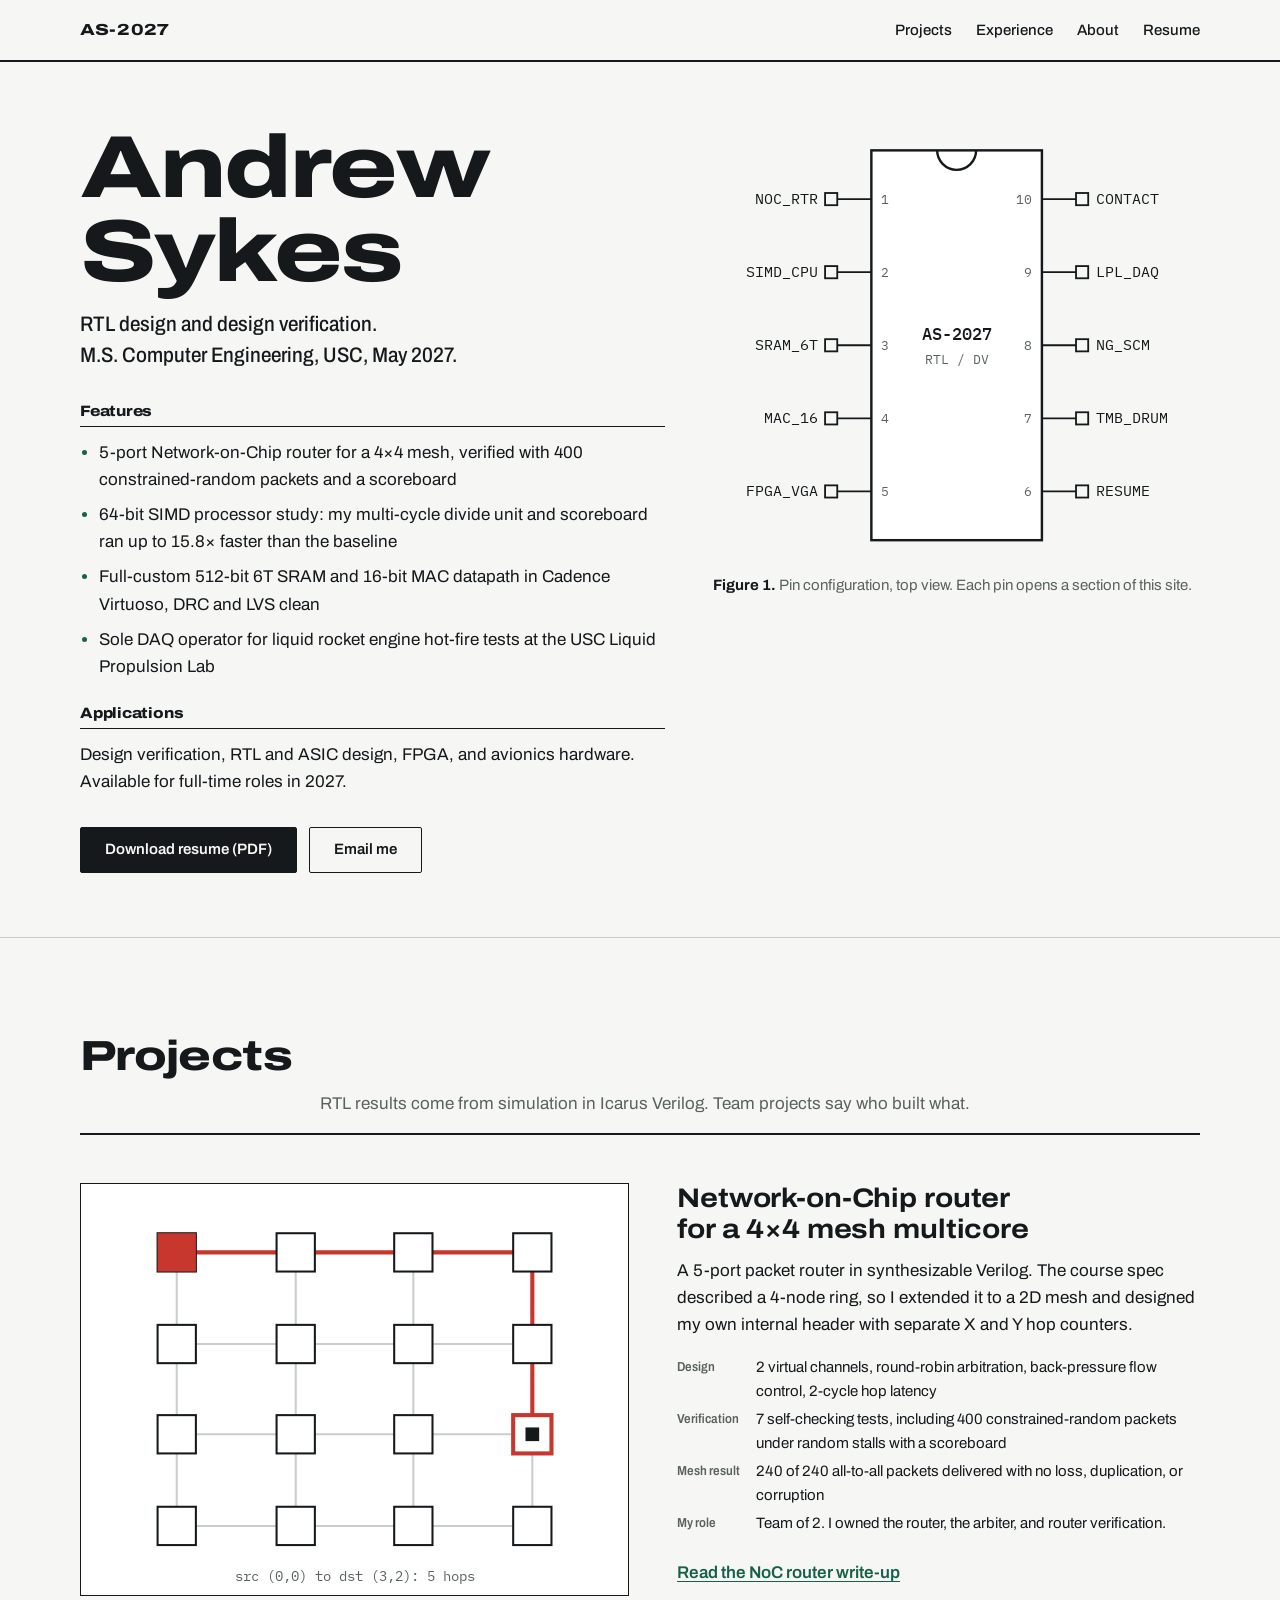
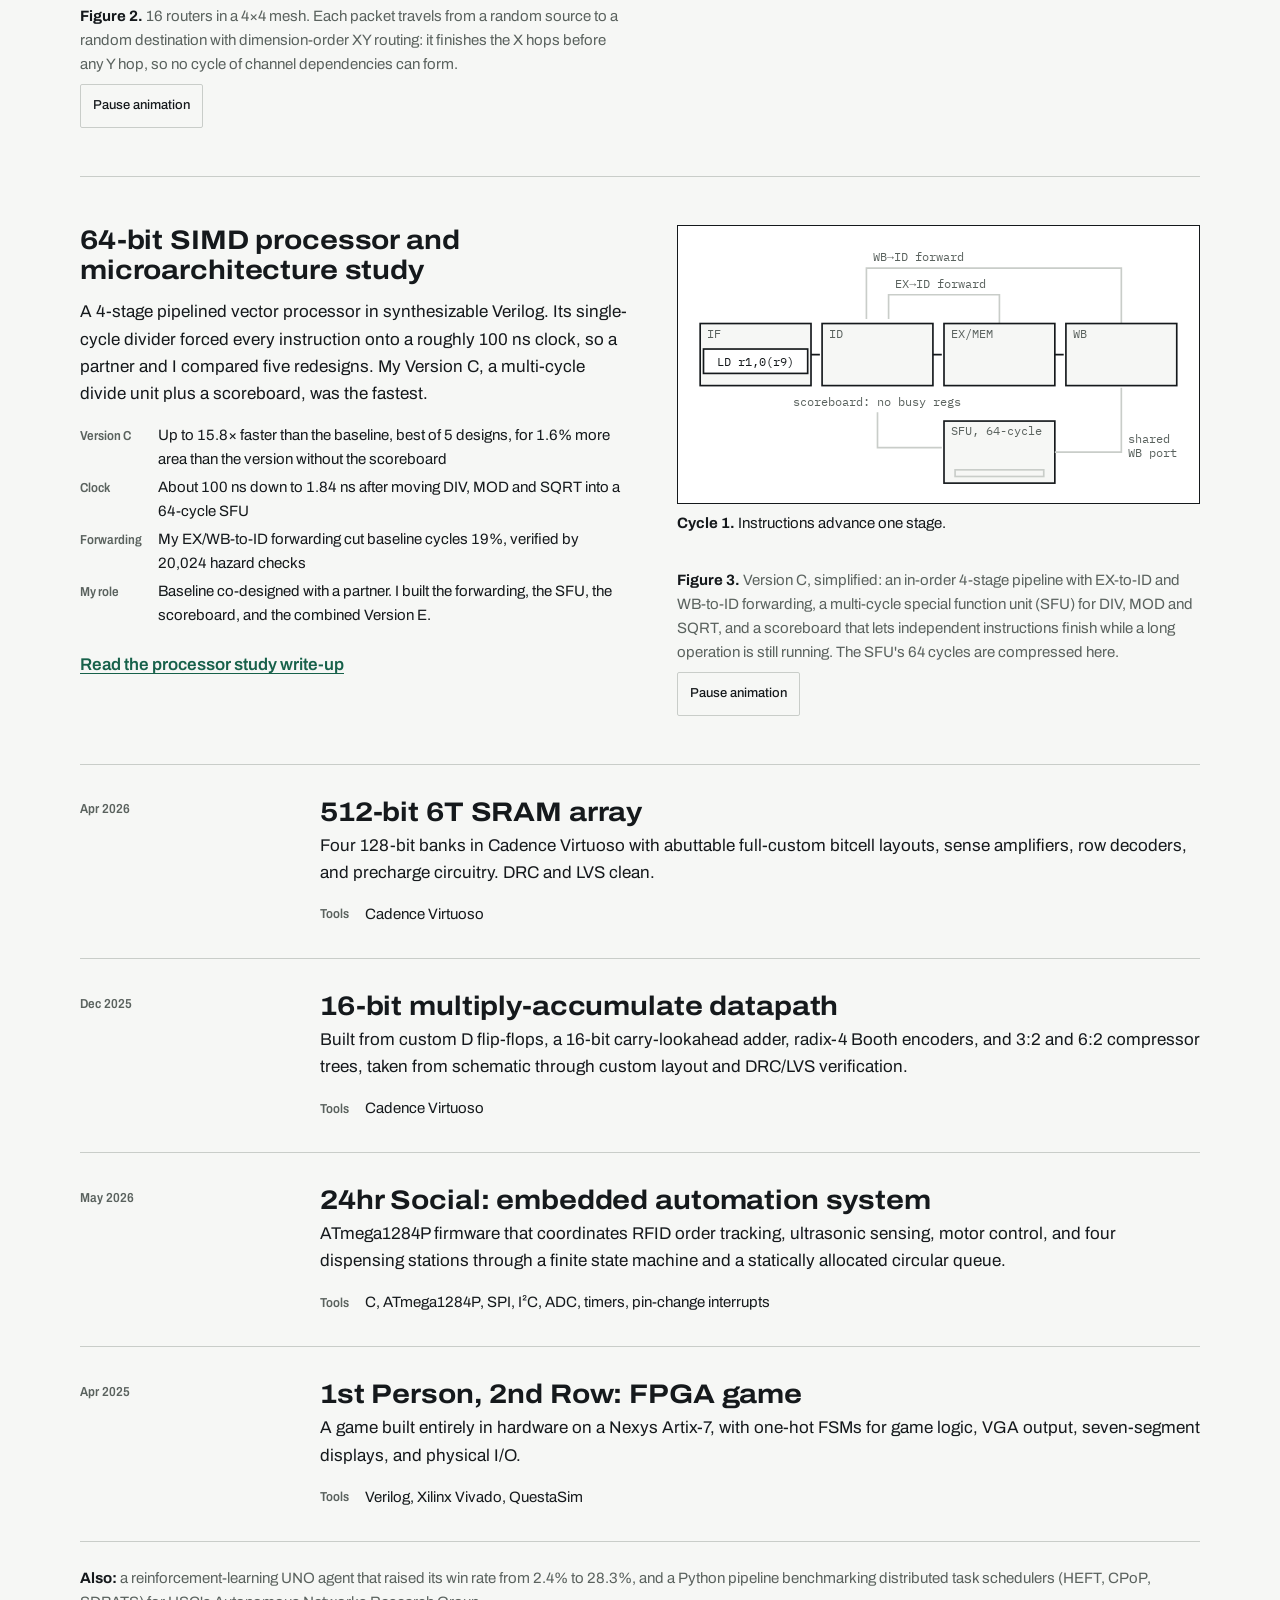
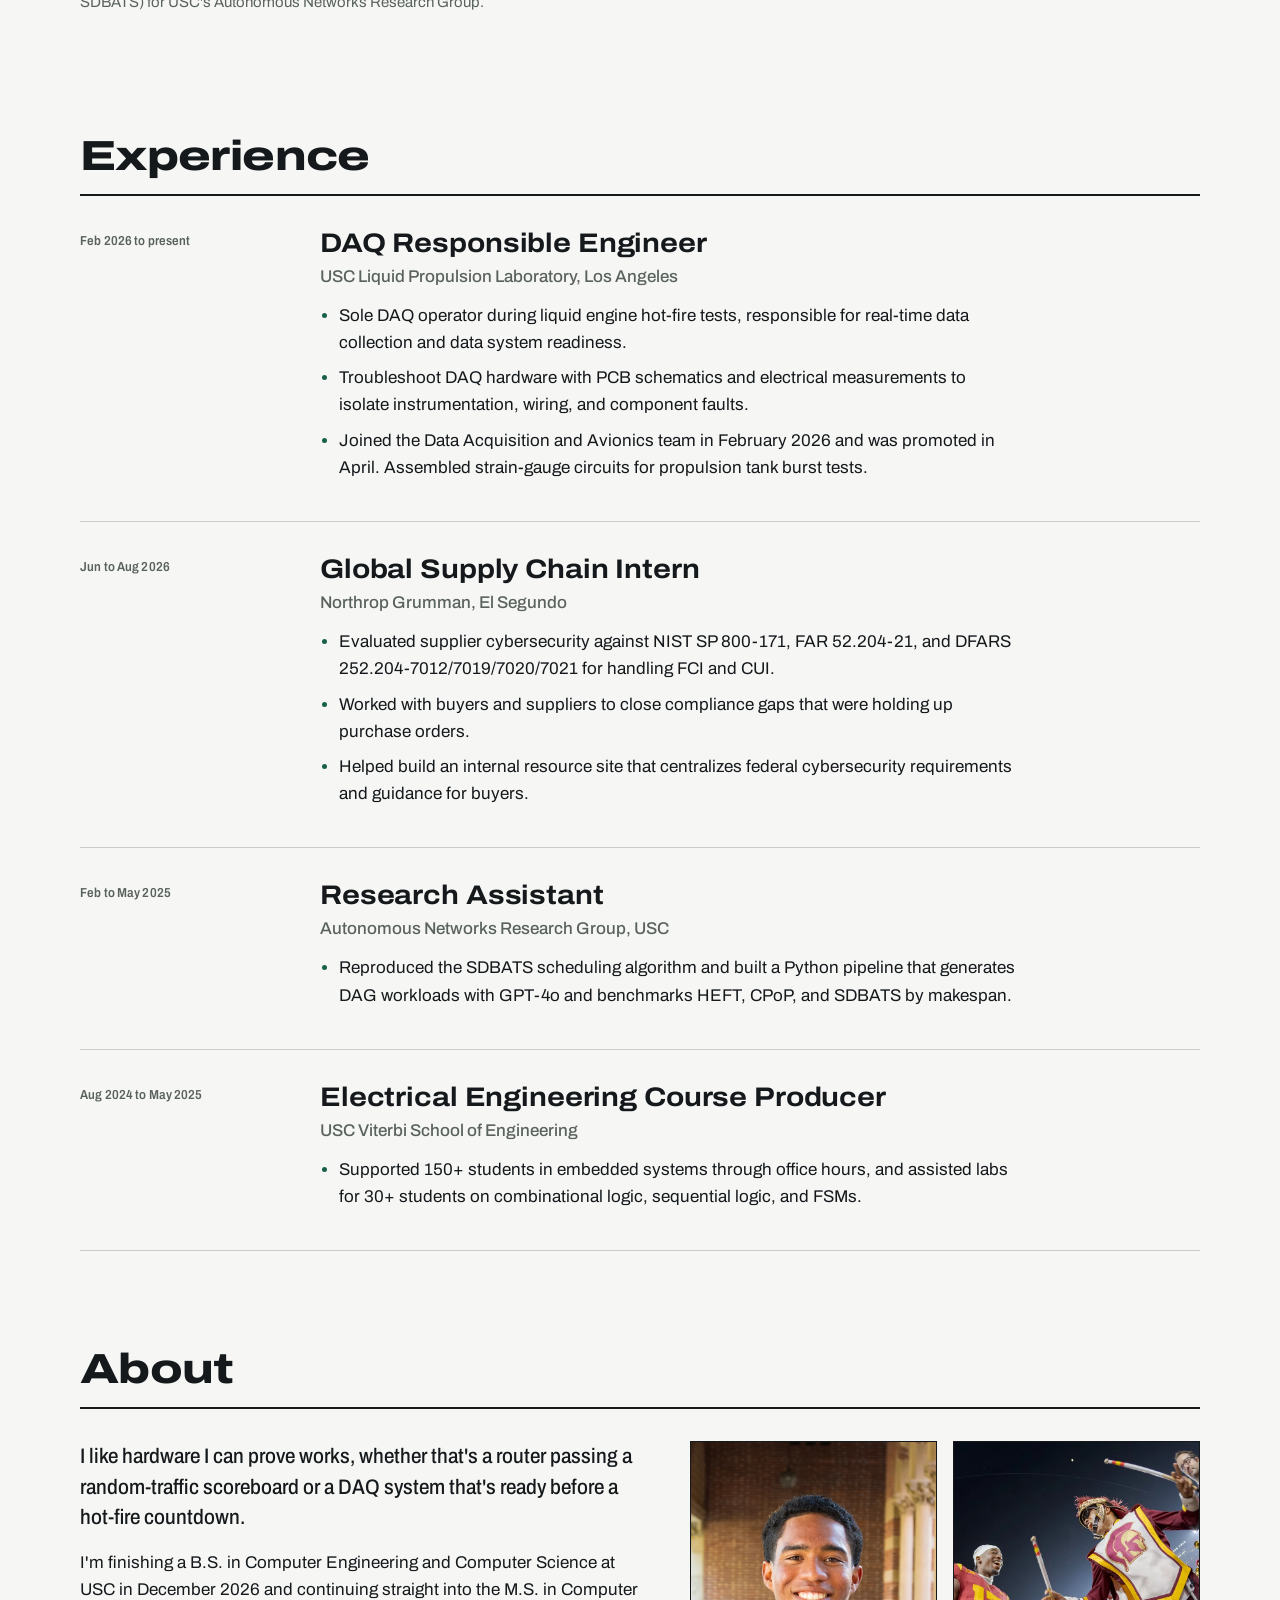
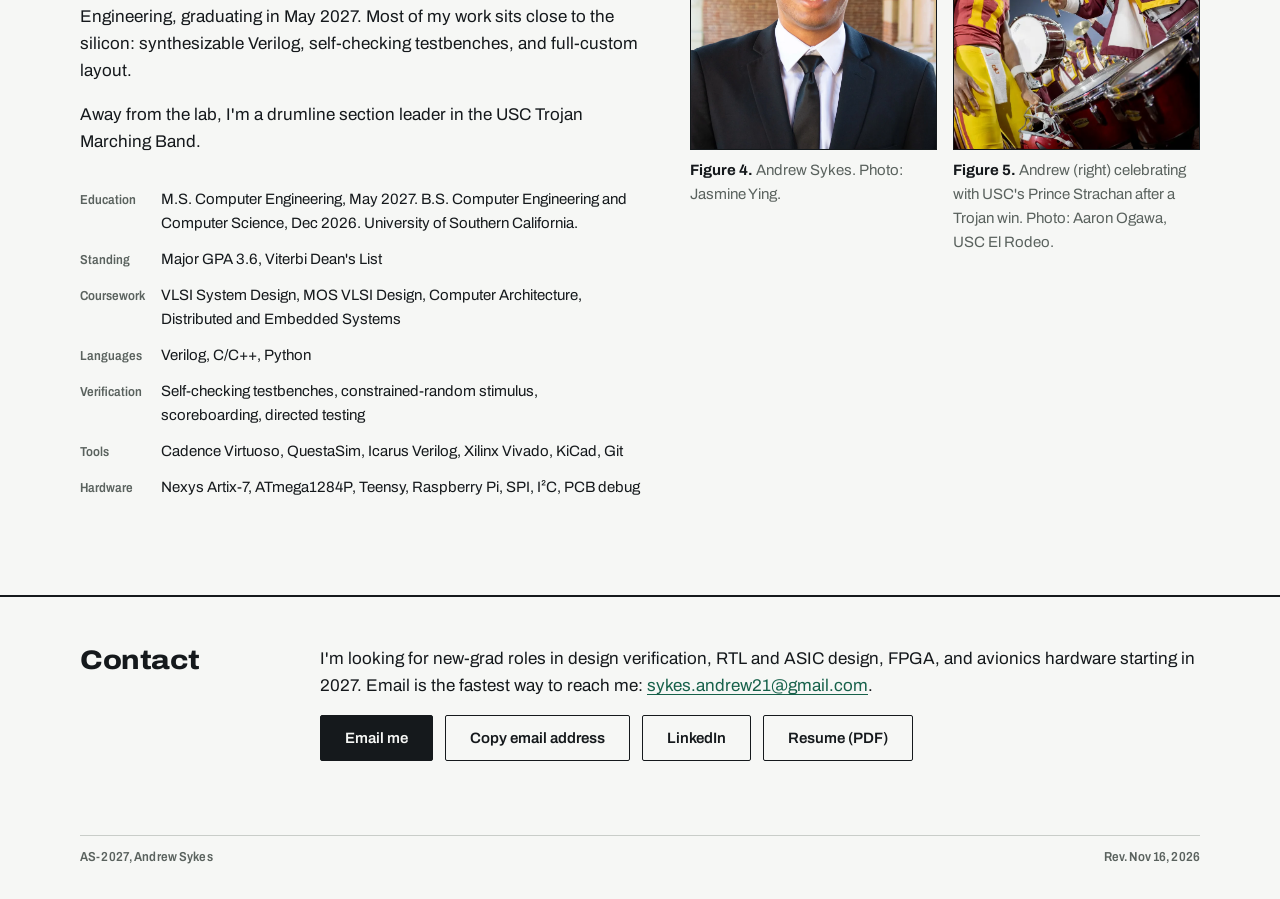
<file: index.html>
<!doctype html>
<html lang="en">
<head>
  <meta charset="utf-8">
  <meta name="viewport" content="width=device-width, initial-scale=1, viewport-fit=cover">
  <title>Andrew Sykes, RTL design and verification</title>
  <meta name="description" content="Andrew Sykes designs and verifies digital hardware in Verilog. M.S. Computer Engineering at USC, available for full-time DV, RTL, FPGA, and avionics roles in 2027.">
  <meta name="theme-color" content="#f6f7f5" media="(prefers-color-scheme: light)">
  <meta name="theme-color" content="#121a17" media="(prefers-color-scheme: dark)">
  <meta property="og:title" content="Andrew Sykes, RTL design and verification">
  <meta property="og:description" content="NoC router, pipelined SIMD processor, full-custom SRAM, and hot-fire data acquisition. Available 2027.">
  <meta property="og:type" content="website">
  <meta property="og:image" content="https://atsykes.com/images/og-card.png">
  <meta property="og:url" content="https://atsykes.com/">
  <link rel="canonical" href="https://atsykes.com/">
  <link rel="icon" href="images/favicon.svg" type="image/svg+xml">
  <link rel="preload" href="fonts/archivo-var-latin.woff2" as="font" type="font/woff2" crossorigin>
  <link rel="stylesheet" href="css/tokens.css">
  <link rel="stylesheet" href="css/base.css">
  <script>document.documentElement.classList.add('js')</script>
  <script src="js/site.js" defer></script>
</head>
<body>
  <a class="skip" href="#main">Skip to content</a>

  <header class="site-header">
    <div class="wrap bar">
      <a class="mark" href="./" aria-label="AS-2027, Andrew Sykes, home">AS-2027</a>
      <nav class="site-nav" aria-label="Main">
        <ul>
          <li><a href="#projects">Projects</a></li>
          <li class="nav-hide-sm"><a href="#experience">Experience</a></li>
          <li><a href="#about">About</a></li>
          <li><a href="AndrewSykes_Resume.pdf">Resume</a></li>
        </ul>
      </nav>
    </div>
  </header>

  <main id="main">

    <!-- ============ HERO ============ -->
    <section class="hero" aria-labelledby="name">
      <div class="wrap hero-grid">
        <div>
          <h1 id="name" class="t-display">Andrew Sykes</h1>
          <p class="t-lead">RTL design and design verification. M.S.&nbsp;Computer Engineering, USC, May&nbsp;2027.</p>

          <h2 class="block-h">Features</h2>
          <ul class="features">
            <li>5-port Network-on-Chip router for a 4×4 mesh, verified with 400 constrained-random packets and a scoreboard</li>
            <li>64-bit SIMD processor study: my multi-cycle divide unit and scoreboard ran up to 15.8× faster than the baseline</li>
            <li>Full-custom 512-bit 6T SRAM and 16-bit MAC datapath in Cadence Virtuoso, DRC and LVS clean</li>
            <li>Sole DAQ operator for liquid rocket engine hot-fire tests at the USC Liquid Propulsion Lab</li>
          </ul>

          <h2 class="block-h">Applications</h2>
          <p class="apps">Design verification, RTL and ASIC design, FPGA, and avionics hardware. Available for full-time roles in 2027.</p>

          <div class="btns">
            <a class="btn btn-primary" href="AndrewSykes_Resume.pdf">Download resume (PDF)</a>
            <a class="btn" href="mailto:sykes.andrew21@gmail.com">Email me</a>
          </div>
        </div>

        <figure class="pinout">
          <svg viewBox="0 0 400 360" role="group" aria-labelledby="fig1-cap">
            <rect class="chip" x="130" y="20" width="140" height="320"/>
            <path class="notch" d="M184 20 a16 16 0 0 0 32 0"/>
            <text class="chip-pn" x="200" y="176" text-anchor="middle">AS-2027</text>
            <text class="chip-sub" x="200" y="195" text-anchor="middle">RTL / DV</text>

            <a href="projects/noc-router.html" aria-label="Pin 1, NoC router project"><g class="pin pin-g l" style="animation-delay:0ms">
              <rect class="hit" x="20" y="42" width="110" height="36"/><line x1="100" y1="60" x2="130" y2="60"/><rect x="92" y="55" width="10" height="10"/>
              <text class="name" x="86" y="64" text-anchor="end">NOC_RTR</text><text class="no" x="138" y="64">1</text></g></a>
            <a href="projects/simd-processor.html" aria-label="Pin 2, SIMD processor study"><g class="pin pin-g l" style="animation-delay:60ms">
              <rect class="hit" x="20" y="102" width="110" height="36"/><line x1="100" y1="120" x2="130" y2="120"/><rect x="92" y="115" width="10" height="10"/>
              <text class="name" x="86" y="124" text-anchor="end">SIMD_CPU</text><text class="no" x="138" y="124">2</text></g></a>
            <a href="#sram" aria-label="Pin 3, SRAM array project"><g class="pin pin-g l" style="animation-delay:120ms">
              <rect class="hit" x="20" y="162" width="110" height="36"/><line x1="100" y1="180" x2="130" y2="180"/><rect x="92" y="175" width="10" height="10"/>
              <text class="name" x="86" y="184" text-anchor="end">SRAM_6T</text><text class="no" x="138" y="184">3</text></g></a>
            <a href="#mac" aria-label="Pin 4, MAC datapath project"><g class="pin pin-g l" style="animation-delay:180ms">
              <rect class="hit" x="20" y="222" width="110" height="36"/><line x1="100" y1="240" x2="130" y2="240"/><rect x="92" y="235" width="10" height="10"/>
              <text class="name" x="86" y="244" text-anchor="end">MAC_16</text><text class="no" x="138" y="244">4</text></g></a>
            <a href="#fpga" aria-label="Pin 5, FPGA game project"><g class="pin pin-g l" style="animation-delay:240ms">
              <rect class="hit" x="20" y="282" width="110" height="36"/><line x1="100" y1="300" x2="130" y2="300"/><rect x="92" y="295" width="10" height="10"/>
              <text class="name" x="86" y="304" text-anchor="end">FPGA_VGA</text><text class="no" x="138" y="304">5</text></g></a>

            <a href="AndrewSykes_Resume.pdf" aria-label="Pin 6, resume PDF"><g class="pin pin-g r" style="animation-delay:300ms">
              <rect class="hit" x="270" y="282" width="110" height="36"/><line x1="270" y1="300" x2="300" y2="300"/><rect x="298" y="295" width="10" height="10"/>
              <text class="name" x="314" y="304">RESUME</text><text class="no" x="262" y="304" text-anchor="end">6</text></g></a>
            <a href="#about" aria-label="Pin 7, about me and marching band"><g class="pin pin-g r" style="animation-delay:360ms">
              <rect class="hit" x="270" y="222" width="110" height="36"/><line x1="270" y1="240" x2="300" y2="240"/><rect x="298" y="235" width="10" height="10"/>
              <text class="name" x="314" y="244">TMB_DRUM</text><text class="no" x="262" y="244" text-anchor="end">7</text></g></a>
            <a href="#northrop" aria-label="Pin 8, Northrop Grumman internship"><g class="pin pin-g r" style="animation-delay:420ms">
              <rect class="hit" x="270" y="162" width="110" height="36"/><line x1="270" y1="180" x2="300" y2="180"/><rect x="298" y="175" width="10" height="10"/>
              <text class="name" x="314" y="184">NG_SCM</text><text class="no" x="262" y="184" text-anchor="end">8</text></g></a>
            <a href="#lpl" aria-label="Pin 9, Liquid Propulsion Lab data acquisition"><g class="pin pin-g r" style="animation-delay:480ms">
              <rect class="hit" x="270" y="102" width="110" height="36"/><line x1="270" y1="120" x2="300" y2="120"/><rect x="298" y="115" width="10" height="10"/>
              <text class="name" x="314" y="124">LPL_DAQ</text><text class="no" x="262" y="124" text-anchor="end">9</text></g></a>
            <a href="#contact" aria-label="Pin 10, contact"><g class="pin pin-g r" style="animation-delay:540ms">
              <rect class="hit" x="270" y="42" width="110" height="36"/><line x1="270" y1="60" x2="300" y2="60"/><rect x="298" y="55" width="10" height="10"/>
              <text class="name" x="314" y="64">CONTACT</text><text class="no" x="262" y="64" text-anchor="end">10</text></g></a>
          </svg>

          <!-- Phone version of the pinout: same pins, as a list -->
          <ul class="pinrow" aria-label="Sections">
            <li><a href="projects/noc-router.html">NOC_RTR <span class="desc">NoC router</span><span class="no">1</span></a></li>
            <li><a href="projects/simd-processor.html">SIMD_CPU <span class="desc">SIMD processor</span><span class="no">2</span></a></li>
            <li><a href="#lpl">LPL_DAQ <span class="desc">Rocket lab DAQ</span><span class="no">9</span></a></li>
            <li><a href="#about">TMB_DRUM <span class="desc">About me</span><span class="no">7</span></a></li>
            <li><a href="AndrewSykes_Resume.pdf">RESUME <span class="desc">PDF</span><span class="no">6</span></a></li>
          </ul>
          <figcaption id="fig1-cap"><b>Figure 1.</b> Pin configuration, top view. Each pin opens a section of this site.</figcaption>
        </figure>
      </div>
    </section>

    <!-- ============ PROJECTS ============ -->
    <section class="section" id="projects" aria-labelledby="projects-h">
      <div class="wrap">
        <div class="section-head">
          <h2 id="projects-h">Projects</h2>
          <p>RTL results come from simulation in Icarus Verilog. Team projects say who built what.</p>
        </div>

        <article class="feature" aria-labelledby="noc-h">
          <figure>
            <div class="fig-frame">
              <svg viewBox="0 0 400 300" role="img" aria-labelledby="fig2-cap" data-mesh>
                <g class="mesh-links">
                  <line class="dg-rule" x1="70" y1="50" x2="330" y2="50"/><line class="dg-rule" x1="70" y1="117" x2="330" y2="117"/>
                  <line class="dg-rule" x1="70" y1="183" x2="330" y2="183"/><line class="dg-rule" x1="70" y1="250" x2="330" y2="250"/>
                  <line class="dg-rule" x1="70" y1="50" x2="70" y2="250"/><line class="dg-rule" x1="157" y1="50" x2="157" y2="250"/>
                  <line class="dg-rule" x1="243" y1="50" x2="243" y2="250"/><line class="dg-rule" x1="330" y1="50" x2="330" y2="250"/>
                </g>
                <path class="dg-hot" data-route d="M70 50 H243 V250"/>
                <g>
                  <rect class="dg-node" x="56" y="36" width="28" height="28"/><rect class="dg-node" x="143" y="36" width="28" height="28"/><rect class="dg-node" x="229" y="36" width="28" height="28"/><rect class="dg-node" x="316" y="36" width="28" height="28"/>
                  <rect class="dg-node" x="56" y="103" width="28" height="28"/><rect class="dg-node" x="143" y="103" width="28" height="28"/><rect class="dg-node" x="229" y="103" width="28" height="28"/><rect class="dg-node" x="316" y="103" width="28" height="28"/>
                  <rect class="dg-node" x="56" y="169" width="28" height="28"/><rect class="dg-node" x="143" y="169" width="28" height="28"/><rect class="dg-node" x="229" y="169" width="28" height="28"/><rect class="dg-node" x="316" y="169" width="28" height="28"/>
                  <rect class="dg-node" x="56" y="236" width="28" height="28"/><rect class="dg-node" x="143" y="236" width="28" height="28"/><rect class="dg-node" x="229" y="236" width="28" height="28"/><rect class="dg-node" x="316" y="236" width="28" height="28"/>
                </g>
                <rect class="dg-hot-fill" data-src x="56" y="36" width="28" height="28"/>
                <rect class="dg-node" data-dst x="229" y="236" width="28" height="28" style="stroke:var(--probe);stroke-width:3"/>
                <rect class="dg-arrow" data-packet x="65" y="45" width="10" height="10" hidden/>
                <text class="dg-text-sm" data-label x="200" y="290" text-anchor="middle" aria-hidden="true">src (0,0) to dst (2,3): X first, then Y</text>
              </svg>
            </div>
            <figcaption id="fig2-cap"><b>Figure 2.</b> 16 routers in a 4×4 mesh. Each packet travels from a random source to a random destination with dimension-order XY routing: it finishes the X hops before any Y hop, so no cycle of channel dependencies can form.</figcaption>
            <button class="fig-toggle" type="button" data-mesh-toggle hidden>Pause animation</button>
          </figure>
          <div>
            <h3 id="noc-h">Network-on-Chip router for a 4×4 mesh multicore</h3>
            <p class="summary">A 5-port packet router in synthesizable Verilog. The course spec described a 4-node ring, so I extended it to a 2D mesh and designed my own internal header with separate X and Y hop counters.</p>
            <dl class="specline">
              <dt>Design</dt><dd>2 virtual channels, round-robin arbitration, back-pressure flow control, 2-cycle hop latency</dd>
              <dt>Verification</dt><dd>7 self-checking tests, including 400 constrained-random packets under random stalls with a scoreboard</dd>
              <dt>Mesh result</dt><dd class="nums">240 of 240 all-to-all packets delivered with no loss, duplication, or corruption</dd>
              <dt>My role</dt><dd>Team of 2. I owned the router, the arbiter, and router verification.</dd>
            </dl>
            <p class="more"><a class="textlink" href="projects/noc-router.html">Read the NoC router write-up</a></p>
          </div>
        </article>

        <article class="feature" aria-labelledby="simd-h">
          <figure>
            <div class="fig-frame">
              <svg class="pipe" viewBox="0 0 470 250" role="img" aria-labelledby="fig3-cap" data-pipe>
                <!-- forwarding paths (lit by the animation when used) -->
                <path class="dg-rule pipe-fw" data-fw="ex" d="M290 88 V62 H190 V84"/>
                <path class="dg-rule pipe-fw" data-fw="wb" d="M400 88 V38 H170 V84"/>
                <text class="dg-text-sm" x="196" y="56">EX→ID forward</text>
                <text class="dg-text-sm" x="176" y="32">WB→ID forward</text>
                <!-- stages -->
                <rect class="dg-box" data-stage="if" x="20" y="88" width="100" height="56"/><text class="dg-text-sm" x="26" y="101">IF</text>
                <rect class="dg-box" data-stage="id" x="130" y="88" width="100" height="56"/><text class="dg-text-sm" x="136" y="101">ID</text>
                <rect class="dg-box" data-stage="ex" x="240" y="88" width="100" height="56"/><text class="dg-text-sm" x="246" y="101">EX/MEM</text>
                <rect class="dg-box" data-stage="wb" x="350" y="88" width="100" height="56"/><text class="dg-text-sm" x="356" y="101">WB</text>
                <path class="dg-line" d="M120 116 H128 M230 116 H238 M340 116 H348"/>
                <!-- scoreboard and SFU -->
                <text class="dg-text-sm" x="180" y="162" text-anchor="middle" data-sb>scoreboard: no busy regs</text>
                <path class="dg-rule" d="M180 168 V200 H238"/>
                <rect class="dg-box" x="240" y="176" width="100" height="56"/><text class="dg-text-sm" x="246" y="189">SFU, 64-cycle</text>
                <rect class="dg-rule" x="250" y="220" width="80" height="6"/>
                <rect class="dg-accent" data-sfu-bar x="250" y="220" width="0" height="6"/>
                <path class="dg-rule" data-sfu-out d="M340 204 H400 V146"/>
                <text class="dg-text-sm" x="406" y="196">shared</text>
                <text class="dg-text-sm" x="406" y="208">WB port</text>
                <g data-tokens></g>
              </svg>
            </div>
            <p class="pipe-note t-small" data-pipe-note aria-hidden="true">Version C: instructions keep flowing while a long DIV, SQRT or MOD runs in the SFU.</p>
            <figcaption id="fig3-cap"><b>Figure 3.</b> Version C, simplified: an in-order 4-stage pipeline with EX-to-ID and WB-to-ID forwarding, a multi-cycle special function unit (SFU) for DIV, MOD and SQRT, and a scoreboard that lets independent instructions finish while a long operation is still running. The SFU's 64 cycles are compressed here.</figcaption>
            <button class="fig-toggle" type="button" data-pipe-toggle hidden>Pause animation</button>
          </figure>
          <div>
            <h3 id="simd-h">64-bit SIMD processor and microarchitecture study</h3>
            <p class="summary">A 4-stage pipelined vector processor in synthesizable Verilog. Its single-cycle divider forced every instruction onto a roughly 100&nbsp;ns clock, so a partner and I compared five redesigns. My Version C, a multi-cycle divide unit plus a scoreboard, was the fastest.</p>
            <dl class="specline">
              <dt>Version C</dt><dd class="nums">Up to 15.8× faster than the baseline, best of 5 designs, for 1.6% more area than the version without the scoreboard</dd>
              <dt>Clock</dt><dd class="nums">About 100 ns down to 1.84 ns after moving DIV, MOD and SQRT into a 64-cycle SFU</dd>
              <dt>Forwarding</dt><dd class="nums">My EX/WB-to-ID forwarding cut baseline cycles 19%, verified by 20,024 hazard checks</dd>
              <dt>My role</dt><dd>Baseline co-designed with a partner. I built the forwarding, the SFU, the scoreboard, and the combined Version E.</dd>
            </dl>
            <p class="more"><a class="textlink" href="projects/simd-processor.html">Read the processor study write-up</a></p>
          </div>
        </article>

        <article class="row" id="sram" aria-labelledby="sram-h">
          <p class="row-label t-label">Apr 2026</p>
          <div>
            <h3 id="sram-h">512-bit 6T SRAM array</h3>
            <p>Four 128-bit banks in Cadence Virtuoso with abuttable full-custom bitcell layouts, sense amplifiers, row decoders, and precharge circuitry. DRC and LVS clean.</p>
            <dl class="specline"><dt>Tools</dt><dd>Cadence Virtuoso</dd></dl>
          </div>
        </article>
        <article class="row" id="mac" aria-labelledby="mac-h">
          <p class="row-label t-label">Dec 2025</p>
          <div>
            <h3 id="mac-h">16-bit multiply-accumulate datapath</h3>
            <p>Built from custom D flip-flops, a 16-bit carry-lookahead adder, radix-4 Booth encoders, and 3:2 and 6:2 compressor trees, taken from schematic through custom layout and DRC/LVS verification.</p>
            <dl class="specline"><dt>Tools</dt><dd>Cadence Virtuoso</dd></dl>
          </div>
        </article>
        <article class="row" id="social" aria-labelledby="social-h">
          <p class="row-label t-label">May 2026</p>
          <div>
            <h3 id="social-h">24hr Social: embedded automation system</h3>
            <p>ATmega1284P firmware that coordinates RFID order tracking, ultrasonic sensing, motor control, and four dispensing stations through a finite state machine and a statically allocated circular queue.</p>
            <dl class="specline"><dt>Tools</dt><dd>C, ATmega1284P, SPI, I²C, ADC, timers, pin-change interrupts</dd></dl>
          </div>
        </article>
        <article class="row" id="fpga" aria-labelledby="fpga-h">
          <p class="row-label t-label">Apr 2025</p>
          <div>
            <h3 id="fpga-h">1st Person, 2nd Row: FPGA game</h3>
            <p>A game built entirely in hardware on a Nexys Artix-7, with one-hot FSMs for game logic, VGA output, seven-segment displays, and physical I/O.</p>
            <dl class="specline"><dt>Tools</dt><dd>Verilog, Xilinx Vivado, QuestaSim</dd></dl>
          </div>
        </article>
        <p class="also"><strong>Also:</strong> a reinforcement-learning UNO agent that raised its win rate from 2.4% to 28.3%, and a Python pipeline benchmarking distributed task schedulers (HEFT, CPoP, SDBATS) for USC's Autonomous Networks Research Group.</p>
      </div>
    </section>

    <!-- ============ EXPERIENCE ============ -->
    <section class="section" id="experience" aria-labelledby="exp-h">
      <div class="wrap">
        <div class="section-head">
          <h2 id="exp-h">Experience</h2>
        </div>
        <article class="row" id="lpl" aria-labelledby="lpl-h">
          <p class="row-label t-label">Feb 2026 to present</p>
          <div>
            <h3 id="lpl-h">DAQ Responsible Engineer</h3>
            <p class="org">USC Liquid Propulsion Laboratory, Los Angeles</p>
            <ul class="bullets">
              <li>Sole DAQ operator during liquid engine hot-fire tests, responsible for real-time data collection and data system readiness.</li>
              <li>Troubleshoot DAQ hardware with PCB schematics and electrical measurements to isolate instrumentation, wiring, and component faults.</li>
              <li>Joined the Data Acquisition and Avionics team in February 2026 and was promoted in April. Assembled strain-gauge circuits for propulsion tank burst tests.</li>
            </ul>
          </div>
        </article>
        <article class="row" id="northrop" aria-labelledby="ng-h">
          <p class="row-label t-label">Jun to Aug 2026</p>
          <div>
            <h3 id="ng-h">Global Supply Chain Intern</h3>
            <p class="org">Northrop Grumman, El Segundo</p>
            <ul class="bullets">
              <li>Evaluated supplier cybersecurity against NIST SP 800-171, FAR 52.204-21, and DFARS 252.204-7012/7019/7020/7021 for handling FCI and CUI.</li>
              <li>Worked with buyers and suppliers to close compliance gaps that were holding up purchase orders.</li>
              <li>Helped build an internal resource site that centralizes federal cybersecurity requirements and guidance for buyers.</li>
            </ul>
          </div>
        </article>
        <article class="row" id="research" aria-labelledby="anrg-h">
          <p class="row-label t-label">Feb to May 2025</p>
          <div>
            <h3 id="anrg-h">Research Assistant</h3>
            <p class="org">Autonomous Networks Research Group, USC</p>
            <ul class="bullets">
              <li>Reproduced the SDBATS scheduling algorithm and built a Python pipeline that generates DAG workloads with GPT-4o and benchmarks HEFT, CPoP, and SDBATS by makespan.</li>
            </ul>
          </div>
        </article>
        <article class="row" id="course" aria-labelledby="cp-h">
          <p class="row-label t-label">Aug 2024 to May 2025</p>
          <div>
            <h3 id="cp-h">Electrical Engineering Course Producer</h3>
            <p class="org">USC Viterbi School of Engineering</p>
            <ul class="bullets">
              <li>Supported 150+ students in embedded systems through office hours, and assisted labs for 30+ students on combinational logic, sequential logic, and FSMs.</li>
            </ul>
          </div>
        </article>
      </div>
    </section>

    <!-- ============ ABOUT ============ -->
    <section class="section about" id="about" aria-labelledby="about-h">
      <div class="wrap">
        <div class="section-head">
          <h2 id="about-h">About</h2>
        </div>
        <div class="about-grid">
          <div class="prose">
            <p class="t-lead">I like hardware I can prove works, whether that's a router passing a random-traffic scoreboard or a DAQ system that's ready before a hot-fire countdown.</p>
            <p>I'm finishing a B.S. in Computer Engineering and Computer Science at USC in December 2026 and continuing straight into the M.S. in Computer Engineering, graduating in May 2027. Most of my work sits close to the silicon: synthesizable Verilog, self-checking testbenches, and full-custom layout.</p>
            <p>Away from the lab, I'm a drumline section leader in the USC Trojan Marching Band.</p>
            <dl class="specline">
              <dt>Education</dt><dd>M.S. Computer Engineering, May 2027. B.S. Computer Engineering and Computer Science, Dec 2026. University of Southern California.</dd>
              <dt>Standing</dt><dd>Major GPA 3.6, Viterbi Dean's List</dd>
              <dt>Coursework</dt><dd>VLSI System Design, MOS VLSI Design, Computer Architecture, Distributed and Embedded Systems</dd>
              <dt>Languages</dt><dd>Verilog, C/C++, Python</dd>
              <dt>Verification</dt><dd>Self-checking testbenches, constrained-random stimulus, scoreboarding, directed testing</dd>
              <dt>Tools</dt><dd>Cadence Virtuoso, QuestaSim, Icarus Verilog, Xilinx Vivado, KiCad, Git</dd>
              <dt>Hardware</dt><dd>Nexys Artix-7, ATmega1284P, Teensy, Raspberry Pi, SPI, I²C, PCB debug</dd>
            </dl>
          </div>
          <div class="about-photos">
            <figure>
              <img class="photo ar-4x5" src="images/headshot.webp" width="960" height="1200" alt="Andrew Sykes in a dark suit and tie, smiling, in a brick arcade on the USC campus." loading="lazy">
              <figcaption><b>Figure 4.</b> Andrew Sykes. Photo: Jasmine Ying.</figcaption>
            </figure>
            <figure>
              <img class="photo ar-4x5" src="images/drumline.webp" width="767" height="959" alt="Andrew, in Trojan Marching Band uniform and helmet, drumming toward USC football player Prince Strachan, who is laughing, on the sideline at night." loading="lazy">
              <figcaption><b>Figure 5.</b> Andrew (right) celebrating with USC's Prince Strachan after a Trojan win. Photo: Aaron Ogawa, USC El Rodeo.</figcaption>
            </figure>
          </div>
        </div>
      </div>
    </section>
  </main>

  <footer class="site-footer" id="contact">
    <div class="wrap">
      <div class="footer-grid">
        <h2>Contact</h2>
        <div>
          <p class="prose"><span>I'm looking for new-grad roles in design verification, RTL and ASIC design, FPGA, and avionics hardware starting in 2027. Email is the fastest way to reach me: <a href="mailto:sykes.andrew21@gmail.com">sykes.andrew21@gmail.com</a>.</span></p>
          <ul class="footer-links">
            <li><a class="btn btn-primary" href="mailto:sykes.andrew21@gmail.com">Email me</a></li>
            <li><button class="btn" type="button" data-copy="sykes.andrew21@gmail.com" aria-describedby="copy-status">Copy email address</button></li>
            <li><a class="btn" href="https://www.linkedin.com/in/atsykes">LinkedIn</a></li>
            <li><a class="btn" href="AndrewSykes_Resume.pdf">Resume (PDF)</a></li>
          </ul>
          <p class="copy-status" id="copy-status" role="status"></p>
        </div>
      </div>
      <div class="footer-meta t-label">
        <span>AS-2027, Andrew Sykes</span>
        <span>Rev. Nov 16, 2026</span>
      </div>
    </div>
  </footer>
</body>
</html>
</file>
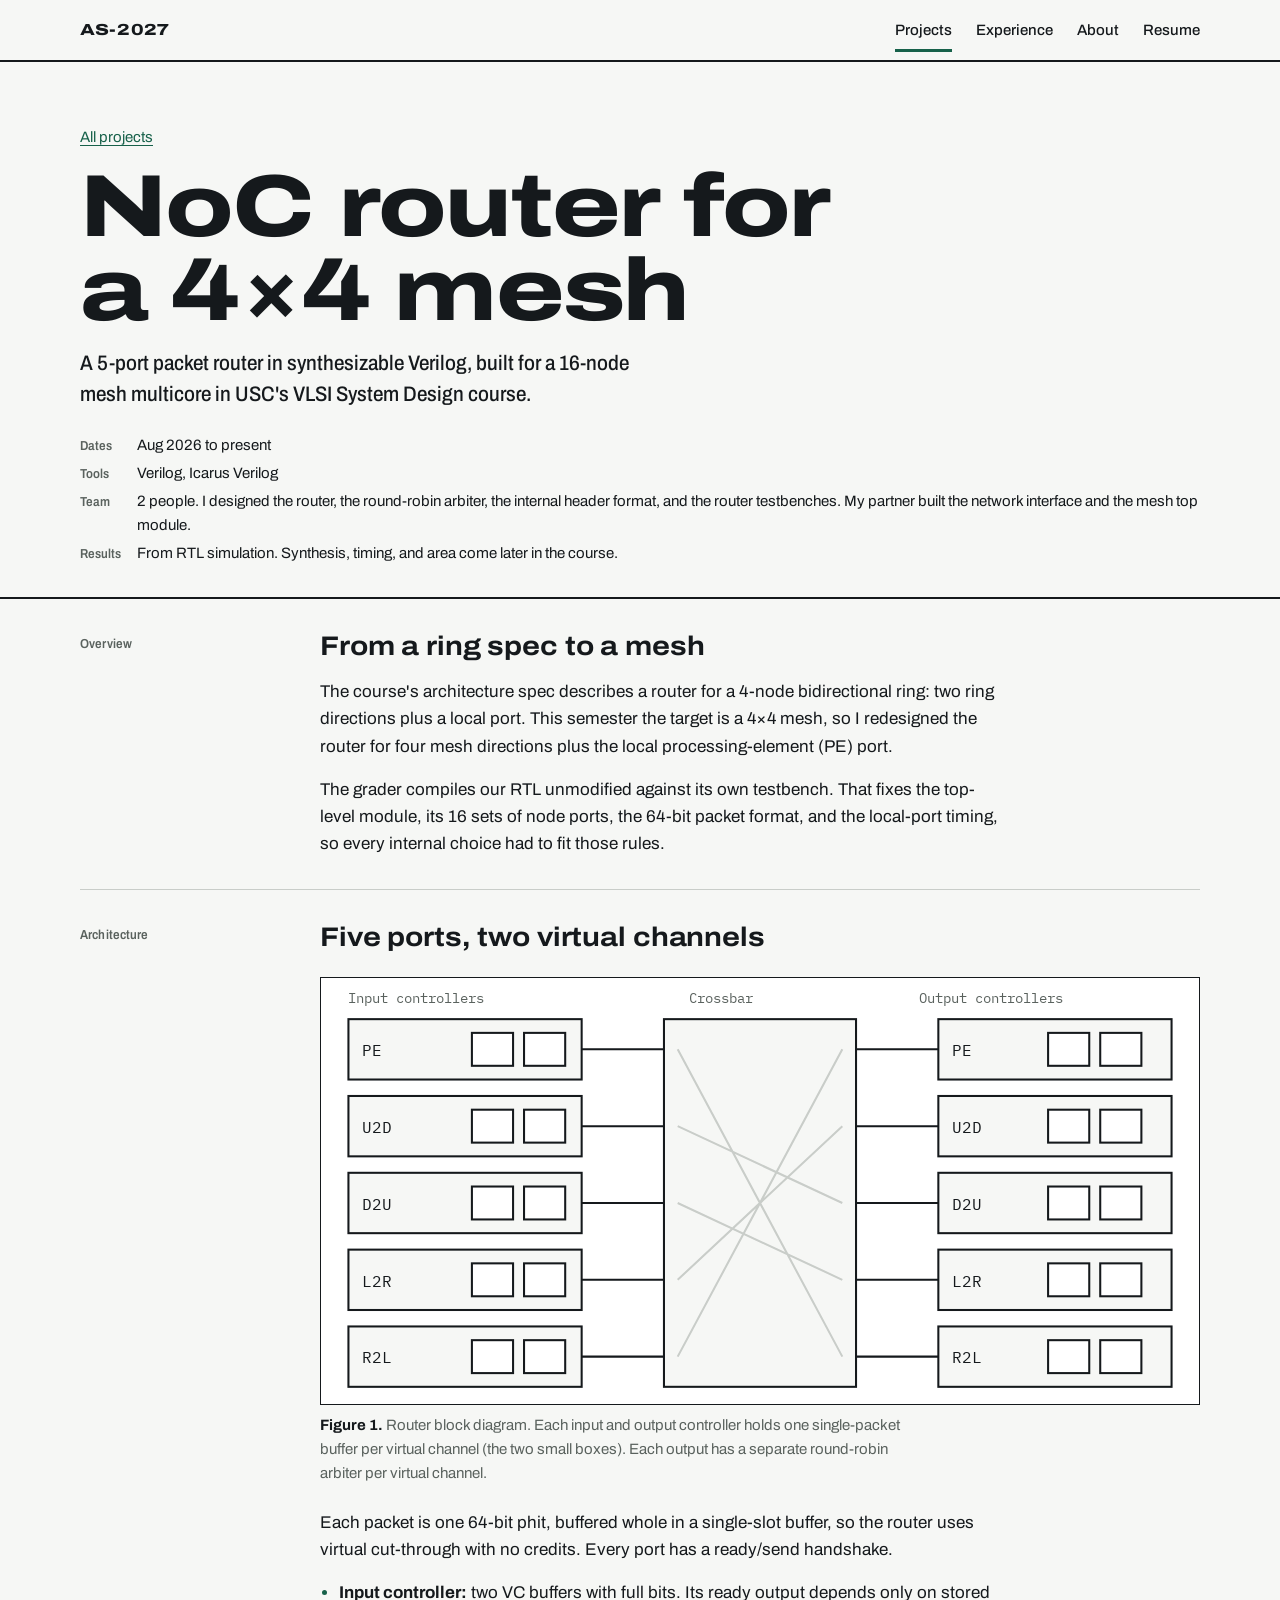
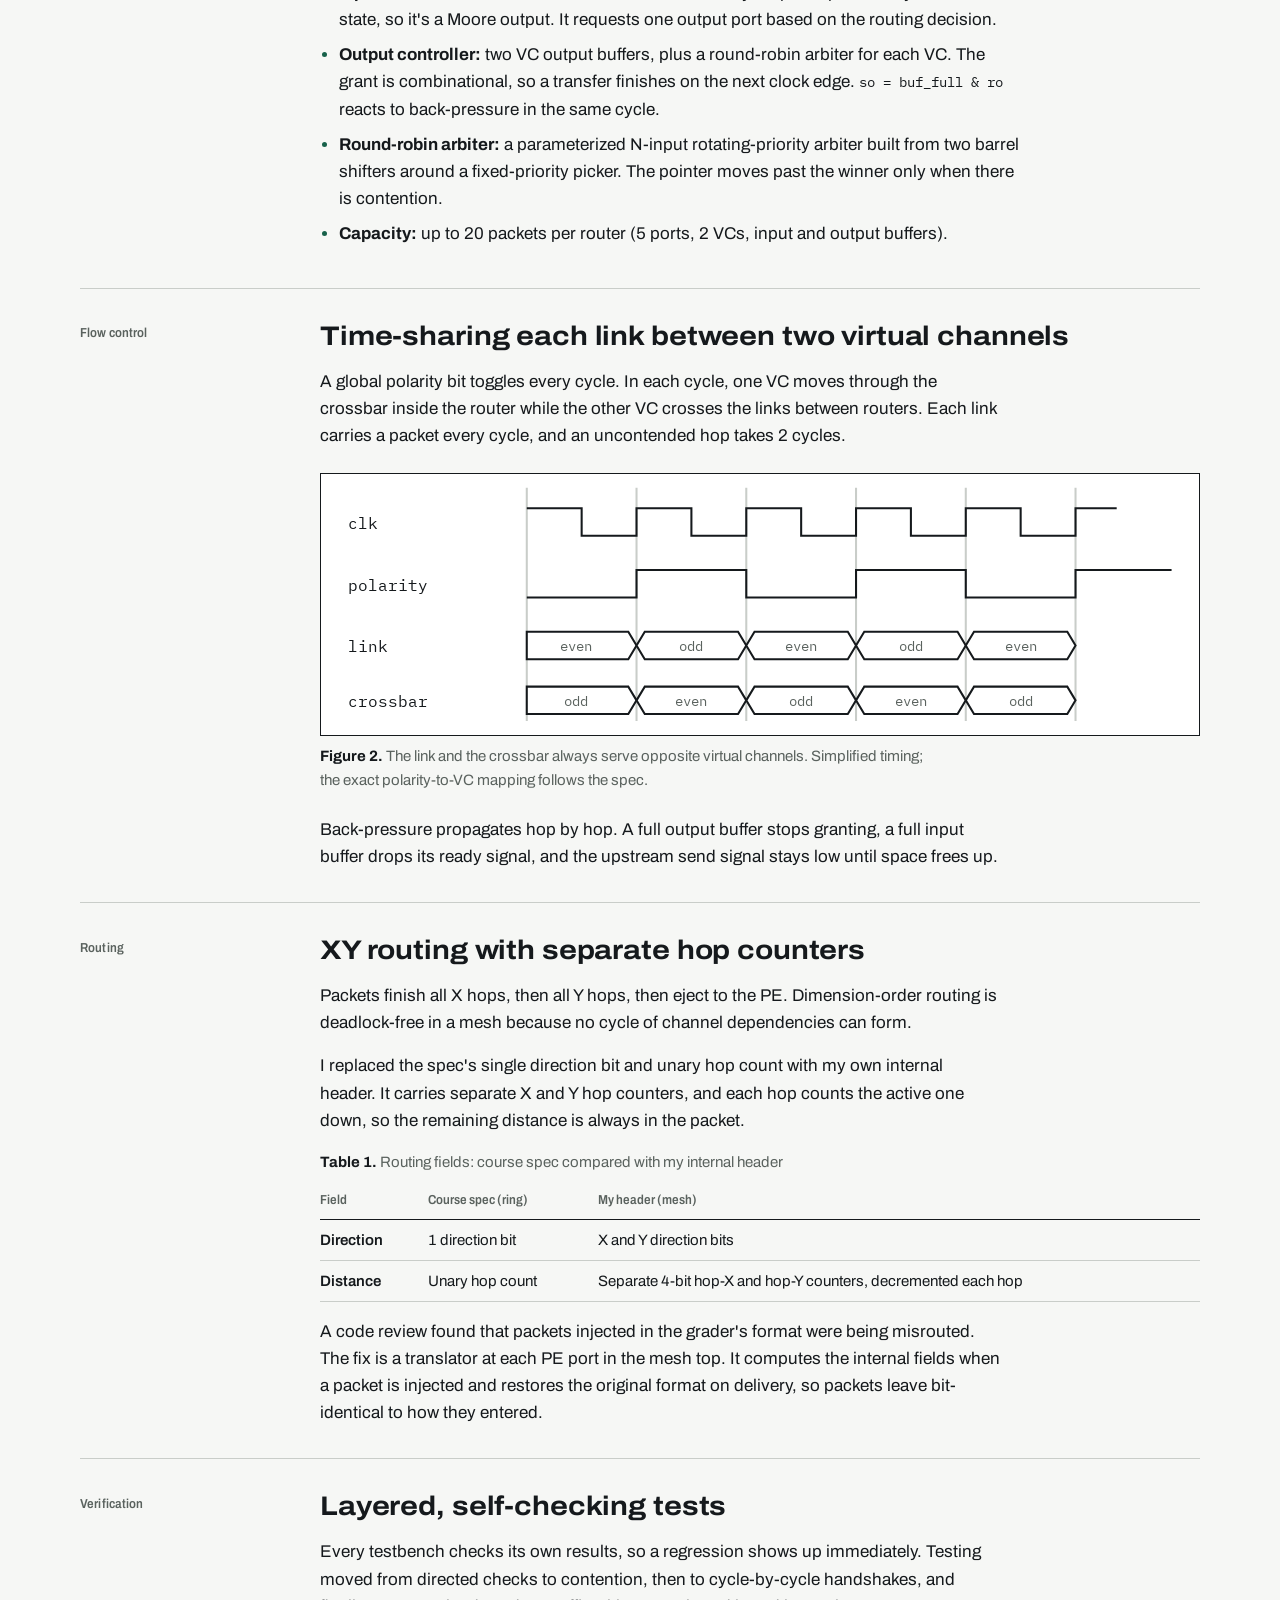
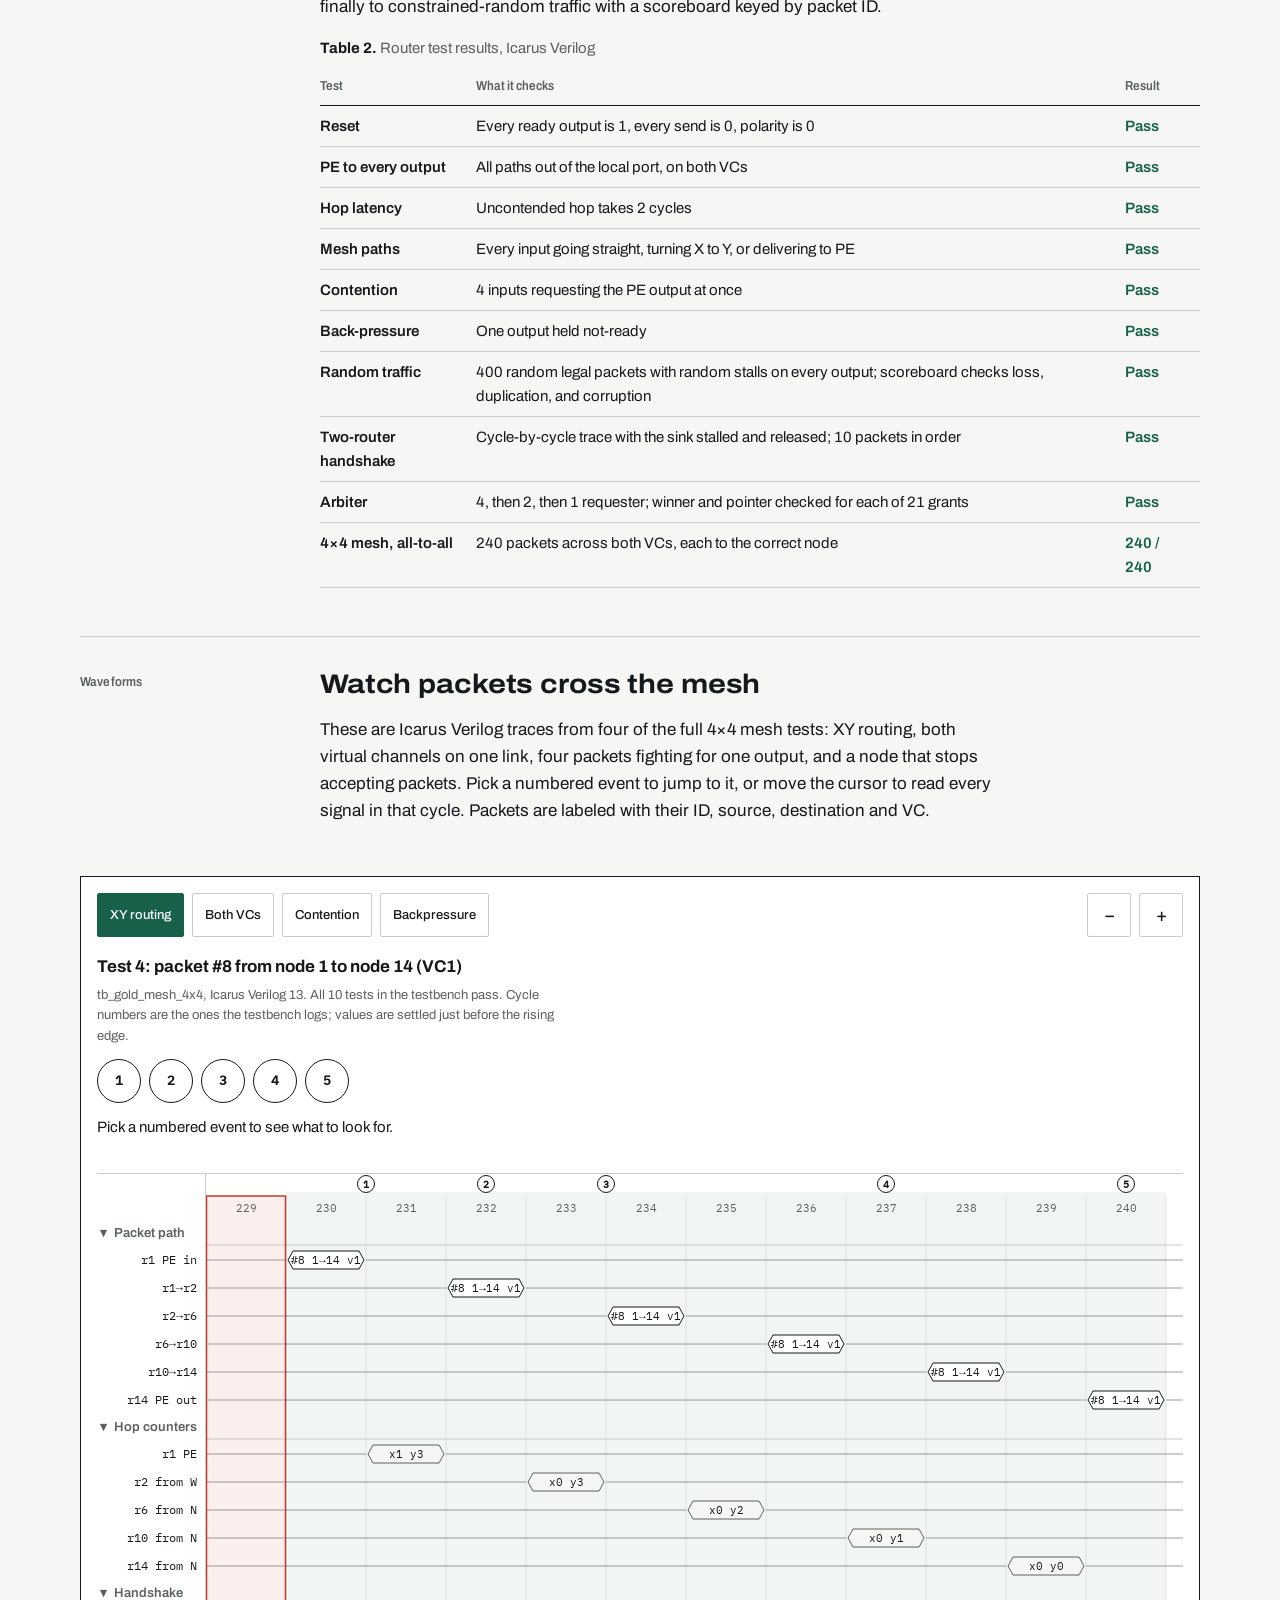
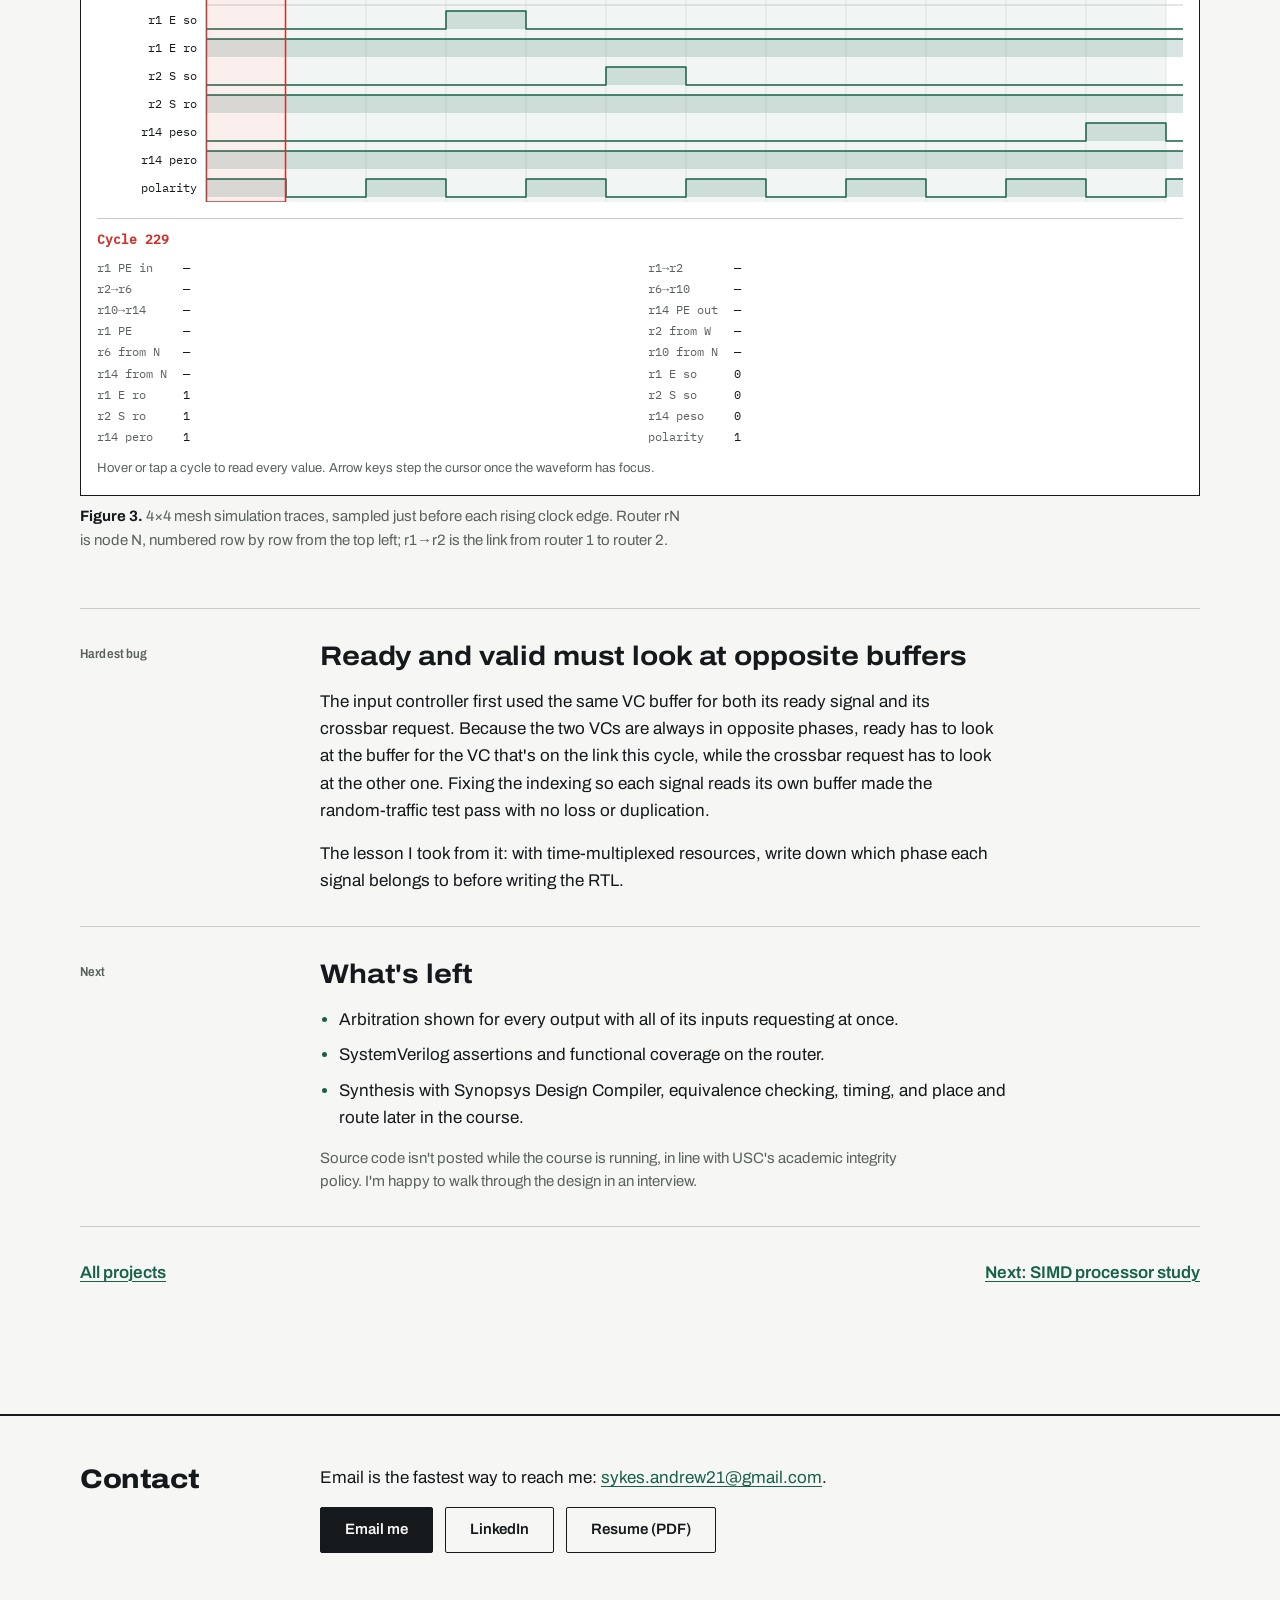
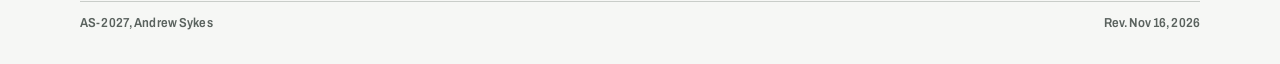
<file: projects/noc-router.html>
<!doctype html>
<html lang="en">
<head>
  <meta charset="utf-8">
  <meta name="viewport" content="width=device-width, initial-scale=1, viewport-fit=cover">
  <title>NoC router for a 4×4 mesh, Andrew Sykes</title>
  <meta name="description" content="A 5-port Network-on-Chip router in synthesizable Verilog with two virtual channels, round-robin arbitration, XY routing, and constrained-random verification.">
  <meta name="theme-color" content="#f6f7f5" media="(prefers-color-scheme: light)">
  <meta name="theme-color" content="#121a17" media="(prefers-color-scheme: dark)">
  <meta property="og:title" content="NoC router for a 4×4 mesh, Andrew Sykes">
  <meta property="og:type" content="article">
  <link rel="icon" href="../images/favicon.svg" type="image/svg+xml">
  <link rel="preload" href="../fonts/archivo-var-latin.woff2" as="font" type="font/woff2" crossorigin>
  <link rel="stylesheet" href="../css/tokens.css">
  <link rel="stylesheet" href="../css/base.css">
  <script>document.documentElement.classList.add('js')</script>
  <script src="../js/site.js" defer></script>
  <script src="../js/waves-mesh.js" defer></script>
  <script src="../js/wave-viewer.js" defer></script>
</head>
<body>
  <a class="skip" href="#main">Skip to content</a>

  <header class="site-header">
    <div class="wrap bar">
      <a class="mark" href="../" aria-label="AS-2027, Andrew Sykes, home">AS-2027</a>
      <nav class="site-nav" aria-label="Main">
        <ul>
          <li><a href="../#projects" aria-current="page">Projects</a></li>
          <li class="nav-hide-sm"><a href="../#experience">Experience</a></li>
          <li><a href="../#about">About</a></li>
          <li><a href="../AndrewSykes_Resume.pdf">Resume</a></li>
        </ul>
      </nav>
    </div>
  </header>

  <main id="main">
    <header class="doc-head">
      <div class="wrap">
        <p class="crumbs t-small"><a href="../#projects">All projects</a></p>
        <h1 class="t-display">NoC router for a 4×4 mesh</h1>
        <p class="t-lead">A 5-port packet router in synthesizable Verilog, built for a 16-node mesh multicore in USC's VLSI System Design course.</p>
        <dl class="specline">
          <dt>Dates</dt><dd>Aug 2026 to present</dd>
          <dt>Tools</dt><dd>Verilog, Icarus Verilog</dd>
          <dt>Team</dt><dd>2 people. I designed the router, the round-robin arbiter, the internal header format, and the router testbenches. My partner built the network interface and the mesh top module.</dd>
          <dt>Results</dt><dd>From RTL simulation. Synthesis, timing, and area come later in the course.</dd>
        </dl>
      </div>
    </header>

    <div class="doc-body wrap">

      <section class="row" aria-labelledby="ov-h">
        <p class="row-label t-label">Overview</p>
        <div class="prose">
          <h2 id="ov-h">From a ring spec to a mesh</h2>
          <p>The course's architecture spec describes a router for a 4-node bidirectional ring: two ring directions plus a local port. This semester the target is a 4×4 mesh, so I redesigned the router for four mesh directions plus the local processing-element (PE) port.</p>
          <p>The grader compiles our RTL unmodified against its own testbench. That fixes the top-level module, its 16 sets of node ports, the 64-bit packet format, and the local-port timing, so every internal choice had to fit those rules.</p>
        </div>
      </section>

      <section class="row" aria-labelledby="arch-h">
        <p class="row-label t-label">Architecture</p>
        <div class="prose">
          <h2 id="arch-h">Five ports, two virtual channels</h2>
          <figure>
            <div class="fig-frame">
              <svg viewBox="0 0 640 310" role="img" aria-labelledby="f1">
                <text class="dg-text-sm" x="20" y="18">Input controllers</text>
                <text class="dg-text-sm" x="268" y="18">Crossbar</text>
                <text class="dg-text-sm" x="436" y="18">Output controllers</text>
                <g>
                  <rect class="dg-box" x="20" y="30" width="170" height="44"/><text class="dg-text" x="30" y="57">PE</text><rect class="dg-node" x="110" y="40" width="30" height="24"/><rect class="dg-node" x="148" y="40" width="30" height="24"/>
                  <rect class="dg-box" x="20" y="86" width="170" height="44"/><text class="dg-text" x="30" y="113">U2D</text><rect class="dg-node" x="110" y="96" width="30" height="24"/><rect class="dg-node" x="148" y="96" width="30" height="24"/>
                  <rect class="dg-box" x="20" y="142" width="170" height="44"/><text class="dg-text" x="30" y="169">D2U</text><rect class="dg-node" x="110" y="152" width="30" height="24"/><rect class="dg-node" x="148" y="152" width="30" height="24"/>
                  <rect class="dg-box" x="20" y="198" width="170" height="44"/><text class="dg-text" x="30" y="225">L2R</text><rect class="dg-node" x="110" y="208" width="30" height="24"/><rect class="dg-node" x="148" y="208" width="30" height="24"/>
                  <rect class="dg-box" x="20" y="254" width="170" height="44"/><text class="dg-text" x="30" y="281">R2L</text><rect class="dg-node" x="110" y="264" width="30" height="24"/><rect class="dg-node" x="148" y="264" width="30" height="24"/>
                </g>
                <rect class="dg-box" x="250" y="30" width="140" height="268"/>
                <g class="dg-rule"><path d="M260 52 L380 276 M260 276 L380 52 M260 108 L380 164 M260 220 L380 108 M260 164 L380 220"/></g>
                <g>
                  <rect class="dg-box" x="450" y="30" width="170" height="44"/><text class="dg-text" x="460" y="57">PE</text><rect class="dg-node" x="530" y="40" width="30" height="24"/><rect class="dg-node" x="568" y="40" width="30" height="24"/>
                  <rect class="dg-box" x="450" y="86" width="170" height="44"/><text class="dg-text" x="460" y="113">U2D</text><rect class="dg-node" x="530" y="96" width="30" height="24"/><rect class="dg-node" x="568" y="96" width="30" height="24"/>
                  <rect class="dg-box" x="450" y="142" width="170" height="44"/><text class="dg-text" x="460" y="169">D2U</text><rect class="dg-node" x="530" y="152" width="30" height="24"/><rect class="dg-node" x="568" y="152" width="30" height="24"/>
                  <rect class="dg-box" x="450" y="198" width="170" height="44"/><text class="dg-text" x="460" y="225">L2R</text><rect class="dg-node" x="530" y="208" width="30" height="24"/><rect class="dg-node" x="568" y="208" width="30" height="24"/>
                  <rect class="dg-box" x="450" y="254" width="170" height="44"/><text class="dg-text" x="460" y="281">R2L</text><rect class="dg-node" x="530" y="264" width="30" height="24"/><rect class="dg-node" x="568" y="264" width="30" height="24"/>
                </g>
                <g class="dg-line"><path d="M190 52 H250 M190 108 H250 M190 164 H250 M190 220 H250 M190 276 H250 M390 52 H450 M390 108 H450 M390 164 H450 M390 220 H450 M390 276 H450"/></g>
              </svg>
            </div>
            <figcaption id="f1"><b>Figure 1.</b> Router block diagram. Each input and output controller holds one single-packet buffer per virtual channel (the two small boxes). Each output has a separate round-robin arbiter per virtual channel.</figcaption>
          </figure>
          <p>Each packet is one 64-bit phit, buffered whole in a single-slot buffer, so the router uses virtual cut-through with no credits. Every port has a ready/send handshake.</p>
          <ul class="bullets">
            <li><strong>Input controller:</strong> two VC buffers with full bits. Its ready output depends only on stored state, so it's a Moore output. It requests one output port based on the routing decision.</li>
            <li><strong>Output controller:</strong> two VC output buffers, plus a round-robin arbiter for each VC. The grant is combinational, so a transfer finishes on the next clock edge. <code>so = buf_full &amp; ro</code> reacts to back-pressure in the same cycle.</li>
            <li><strong>Round-robin arbiter:</strong> a parameterized N-input rotating-priority arbiter built from two barrel shifters around a fixed-priority picker. The pointer moves past the winner only when there is contention.</li>
            <li><strong>Capacity:</strong> up to 20 packets per router (5 ports, 2 VCs, input and output buffers).</li>
          </ul>
        </div>
      </section>

      <section class="row" aria-labelledby="vc-h">
        <p class="row-label t-label">Flow control</p>
        <div class="prose">
          <h2 id="vc-h">Time-sharing each link between two virtual channels</h2>
          <p>A global polarity bit toggles every cycle. In each cycle, one VC moves through the crossbar inside the router while the other VC crosses the links between routers. Each link carries a packet every cycle, and an uncontended hop takes 2 cycles.</p>
          <figure>
            <div class="fig-frame">
              <svg viewBox="0 0 640 190" role="img" aria-labelledby="f2">
                <g class="dg-rule"><path d="M150 10 V180 M230 10 V180 M310 10 V180 M390 10 V180 M470 10 V180 M550 10 V180"/></g>
                <text class="dg-text" x="20" y="40">clk</text>
                <path class="dg-line" d="M150 25 h40 v20 h40 v-20 h40 v20 h40 v-20 h40 v20 h40 v-20 h40 v20 h40 v-20 h40 v20 h40 v-20 h30"/>
                <text class="dg-text" x="20" y="85">polarity</text>
                <path class="dg-line" d="M150 90 h80 v-20 h80 v20 h80 v-20 h80 v20 h80 v-20 h70"/>
                <text class="dg-text" x="20" y="130">link</text>
                <path class="dg-node" d="M150 115 h74 l6 10 l-6 10 h-74 z"/><text class="dg-text-sm" x="186" y="129" text-anchor="middle">even</text>
                <path class="dg-node" d="M236 115 h68 l6 10 l-6 10 h-68 l-6 -10 z"/><text class="dg-text-sm" x="270" y="129" text-anchor="middle">odd</text>
                <path class="dg-node" d="M316 115 h68 l6 10 l-6 10 h-68 l-6 -10 z"/><text class="dg-text-sm" x="350" y="129" text-anchor="middle">even</text>
                <path class="dg-node" d="M396 115 h68 l6 10 l-6 10 h-68 l-6 -10 z"/><text class="dg-text-sm" x="430" y="129" text-anchor="middle">odd</text>
                <path class="dg-node" d="M476 115 h68 l6 10 l-6 10 h-68 l-6 -10 z"/><text class="dg-text-sm" x="510" y="129" text-anchor="middle">even</text>
                <text class="dg-text" x="20" y="170">crossbar</text>
                <path class="dg-node" d="M150 155 h74 l6 10 l-6 10 h-74 z"/><text class="dg-text-sm" x="186" y="169" text-anchor="middle">odd</text>
                <path class="dg-node" d="M236 155 h68 l6 10 l-6 10 h-68 l-6 -10 z"/><text class="dg-text-sm" x="270" y="169" text-anchor="middle">even</text>
                <path class="dg-node" d="M316 155 h68 l6 10 l-6 10 h-68 l-6 -10 z"/><text class="dg-text-sm" x="350" y="169" text-anchor="middle">odd</text>
                <path class="dg-node" d="M396 155 h68 l6 10 l-6 10 h-68 l-6 -10 z"/><text class="dg-text-sm" x="430" y="169" text-anchor="middle">even</text>
                <path class="dg-node" d="M476 155 h68 l6 10 l-6 10 h-68 l-6 -10 z"/><text class="dg-text-sm" x="510" y="169" text-anchor="middle">odd</text>
              </svg>
            </div>
            <figcaption id="f2"><b>Figure 2.</b> The link and the crossbar always serve opposite virtual channels. Simplified timing; the exact polarity-to-VC mapping follows the spec.</figcaption>
          </figure>
          <p>Back-pressure propagates hop by hop. A full output buffer stops granting, a full input buffer drops its ready signal, and the upstream send signal stays low until space frees up.</p>
        </div>
      </section>

      <section class="row" aria-labelledby="rt-h">
        <p class="row-label t-label">Routing</p>
        <div class="prose">
          <h2 id="rt-h">XY routing with separate hop counters</h2>
          <p>Packets finish all X hops, then all Y hops, then eject to the PE. Dimension-order routing is deadlock-free in a mesh because no cycle of channel dependencies can form.</p>
          <p>I replaced the spec's single direction bit and unary hop count with my own internal header. It carries separate X and Y hop counters, and each hop counts the active one down, so the remaining distance is always in the packet.</p>
          <div class="table-wrap">
            <table>
              <caption><b>Table 1.</b> Routing fields: course spec compared with my internal header</caption>
              <thead><tr><th scope="col">Field</th><th scope="col">Course spec (ring)</th><th scope="col">My header (mesh)</th></tr></thead>
              <tbody>
                <tr><th scope="row">Direction</th><td>1 direction bit</td><td>X and Y direction bits</td></tr>
                <tr><th scope="row">Distance</th><td>Unary hop count</td><td>Separate 4-bit hop-X and hop-Y counters, decremented each hop</td></tr>
              </tbody>
            </table>
          </div>
          <p>A code review found that packets injected in the grader's format were being misrouted. The fix is a translator at each PE port in the mesh top. It computes the internal fields when a packet is injected and restores the original format on delivery, so packets leave bit-identical to how they entered.</p>
        </div>
      </section>

      <section class="row" aria-labelledby="ver-h">
        <p class="row-label t-label">Verification</p>
        <div class="prose">
          <h2 id="ver-h">Layered, self-checking tests</h2>
          <p>Every testbench checks its own results, so a regression shows up immediately. Testing moved from directed checks to contention, then to cycle-by-cycle handshakes, and finally to constrained-random traffic with a scoreboard keyed by packet ID.</p>
          <div class="table-wrap">
            <table>
              <caption><b>Table 2.</b> Router test results, Icarus Verilog</caption>
              <thead><tr><th scope="col">Test</th><th scope="col">What it checks</th><th scope="col">Result</th></tr></thead>
              <tbody>
                <tr><th scope="row">Reset</th><td>Every ready output is 1, every send is 0, polarity is 0</td><td class="pass">Pass</td></tr>
                <tr><th scope="row">PE to every output</th><td>All paths out of the local port, on both VCs</td><td class="pass">Pass</td></tr>
                <tr><th scope="row">Hop latency</th><td>Uncontended hop takes 2 cycles</td><td class="pass">Pass</td></tr>
                <tr><th scope="row">Mesh paths</th><td>Every input going straight, turning X to Y, or delivering to PE</td><td class="pass">Pass</td></tr>
                <tr><th scope="row">Contention</th><td>4 inputs requesting the PE output at once</td><td class="pass">Pass</td></tr>
                <tr><th scope="row">Back-pressure</th><td>One output held not-ready</td><td class="pass">Pass</td></tr>
                <tr><th scope="row">Random traffic</th><td>400 random legal packets with random stalls on every output; scoreboard checks loss, duplication, and corruption</td><td class="pass">Pass</td></tr>
                <tr><th scope="row">Two-router handshake</th><td>Cycle-by-cycle trace with the sink stalled and released; 10 packets in order</td><td class="pass">Pass</td></tr>
                <tr><th scope="row">Arbiter</th><td>4, then 2, then 1 requester; winner and pointer checked for each of 21 grants</td><td class="pass">Pass</td></tr>
                <tr><th scope="row">4×4 mesh, all-to-all</th><td>240 packets across both VCs, each to the correct node</td><td class="pass">240 / 240</td></tr>
              </tbody>
            </table>
          </div>
        </div>
      </section>

      <section class="row" aria-labelledby="wave-h">
        <p class="row-label t-label">Waveforms</p>
        <div class="prose">
          <h2 id="wave-h">Watch packets cross the mesh</h2>
          <p>These are Icarus Verilog traces from four of the full 4×4 mesh tests: XY routing, both virtual channels on one link, four packets fighting for one output, and a node that stops accepting packets. Pick a numbered event to jump to it, or move the cursor to read every signal in that cycle. Packets are labeled with their ID, source, destination and VC.</p>
        </div>
        <figure class="row-wide">
            <div class="wave" data-wave="WAVES_MESH" data-wave-tabs="Mesh test">
              <p class="wave-fallback">The interactive waveform needs JavaScript. It shows four mesh tests: a packet routed from node 1 to node 14, two virtual channels sharing one link, four packets arbitrated at node 5, and node 14 holding off six packets for 40 cycles before they drain.</p>
            </div>
            <figcaption><b>Figure 3.</b> 4×4 mesh simulation traces, sampled just before each rising clock edge. Router rN is node N, numbered row by row from the top left; r1→r2 is the link from router 1 to router 2.</figcaption>
        </figure>
      </section>

      <section class="row" aria-labelledby="bug-h">
        <p class="row-label t-label">Hardest bug</p>
        <div class="prose">
          <h2 id="bug-h">Ready and valid must look at opposite buffers</h2>
          <p>The input controller first used the same VC buffer for both its ready signal and its crossbar request. Because the two VCs are always in opposite phases, ready has to look at the buffer for the VC that's on the link this cycle, while the crossbar request has to look at the other one. Fixing the indexing so each signal reads its own buffer made the random-traffic test pass with no loss or duplication.</p>
          <p>The lesson I took from it: with time-multiplexed resources, write down which phase each signal belongs to before writing the RTL.</p>
        </div>
      </section>

      <section class="row" aria-labelledby="next-h">
        <p class="row-label t-label">Next</p>
        <div class="prose">
          <h2 id="next-h">What's left</h2>
          <ul class="bullets">
            <li>Arbitration shown for every output with all of its inputs requesting at once.</li>
            <li>SystemVerilog assertions and functional coverage on the router.</li>
            <li>Synthesis with Synopsys Design Compiler, equivalence checking, timing, and place and route later in the course.</li>
          </ul>
          <p class="muted t-small">Source code isn't posted while the course is running, in line with USC's academic integrity policy. I'm happy to walk through the design in an interview.</p>
        </div>
      </section>

      <nav class="next-prev" aria-label="Project pages">
        <a class="textlink" href="../#projects">All projects</a>
        <a class="textlink" href="simd-processor.html">Next: SIMD processor study</a>
      </nav>
    </div>
  </main>

  <footer class="site-footer" id="contact">
    <div class="wrap">
      <div class="footer-grid">
        <h2>Contact</h2>
        <div>
          <p>Email is the fastest way to reach me: <a href="mailto:sykes.andrew21@gmail.com">sykes.andrew21@gmail.com</a>.</p>
          <ul class="footer-links">
            <li><a class="btn btn-primary" href="mailto:sykes.andrew21@gmail.com">Email me</a></li>
            <li><a class="btn" href="https://www.linkedin.com/in/atsykes">LinkedIn</a></li>
            <li><a class="btn" href="../AndrewSykes_Resume.pdf">Resume (PDF)</a></li>
          </ul>
        </div>
      </div>
      <div class="footer-meta t-label">
        <span>AS-2027, Andrew Sykes</span>
        <span>Rev. Nov 16, 2026</span>
      </div>
    </div>
  </footer>
</body>
</html>
</file>
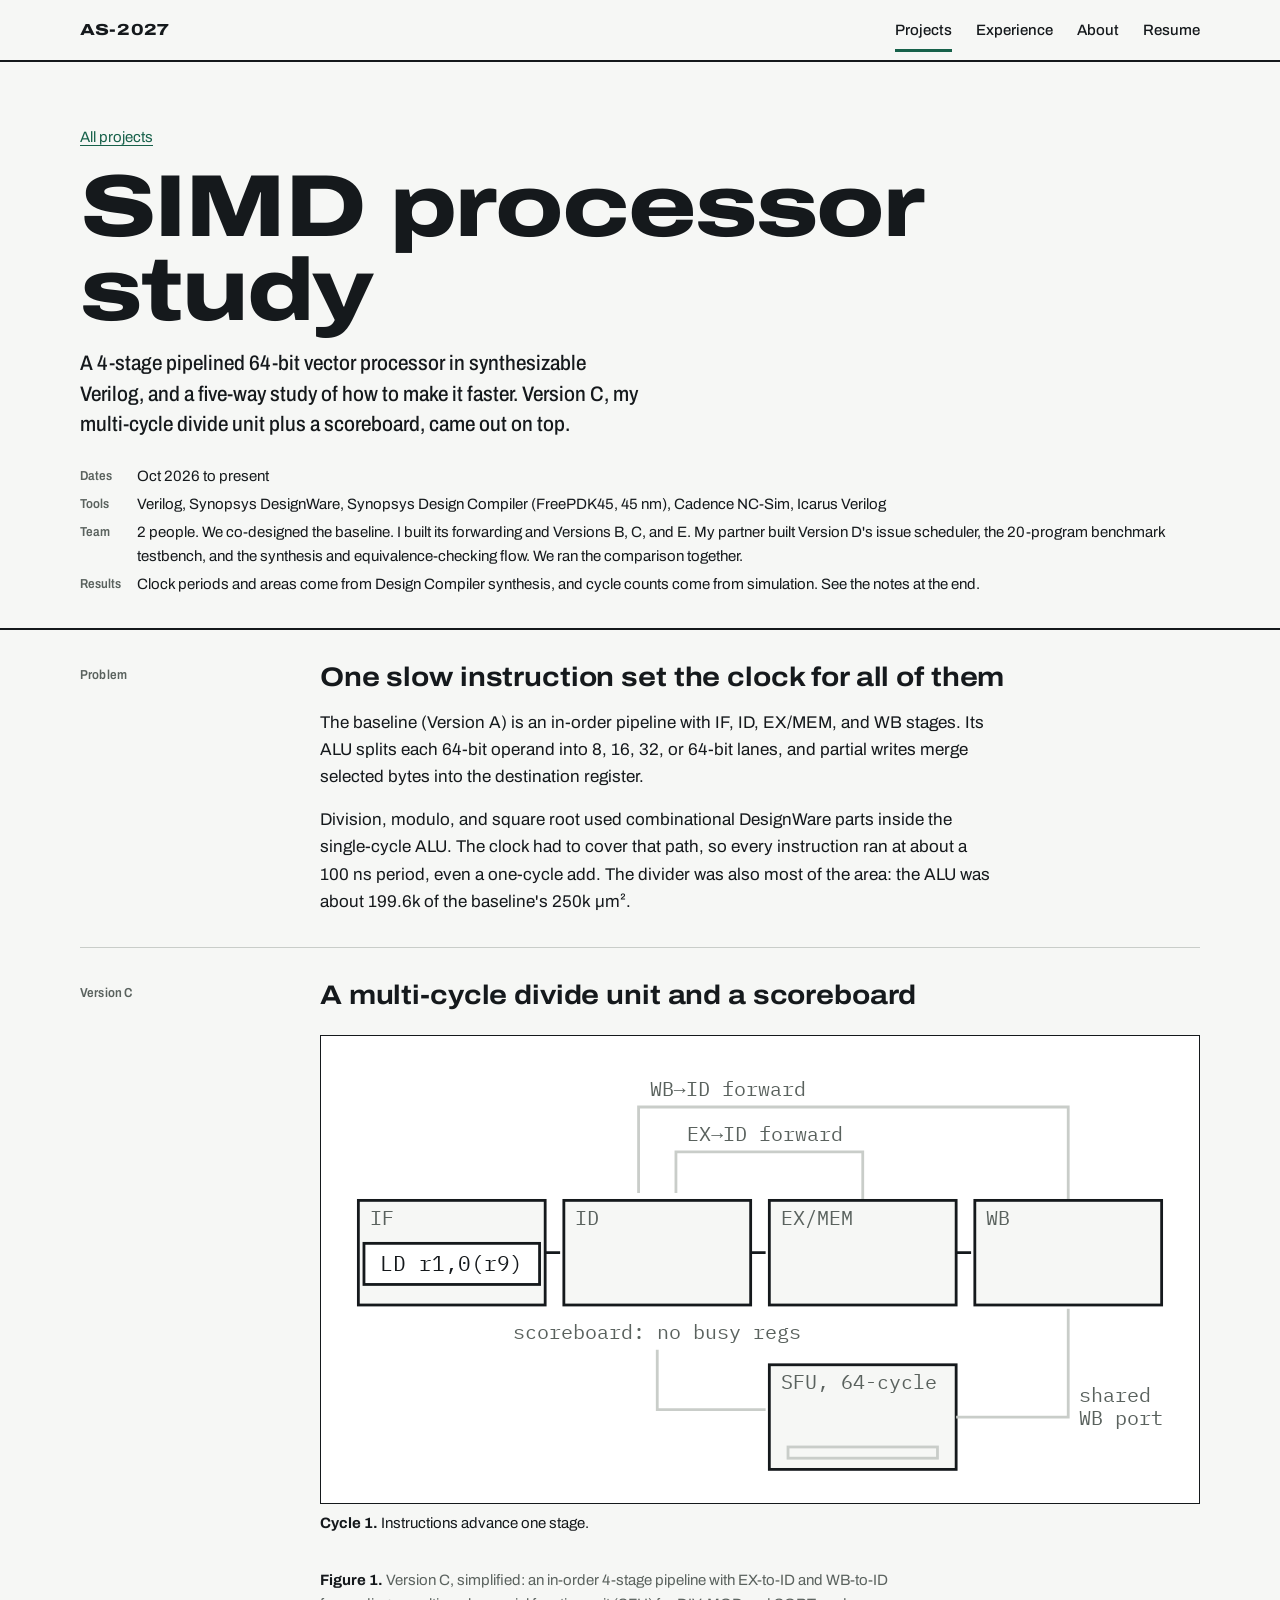
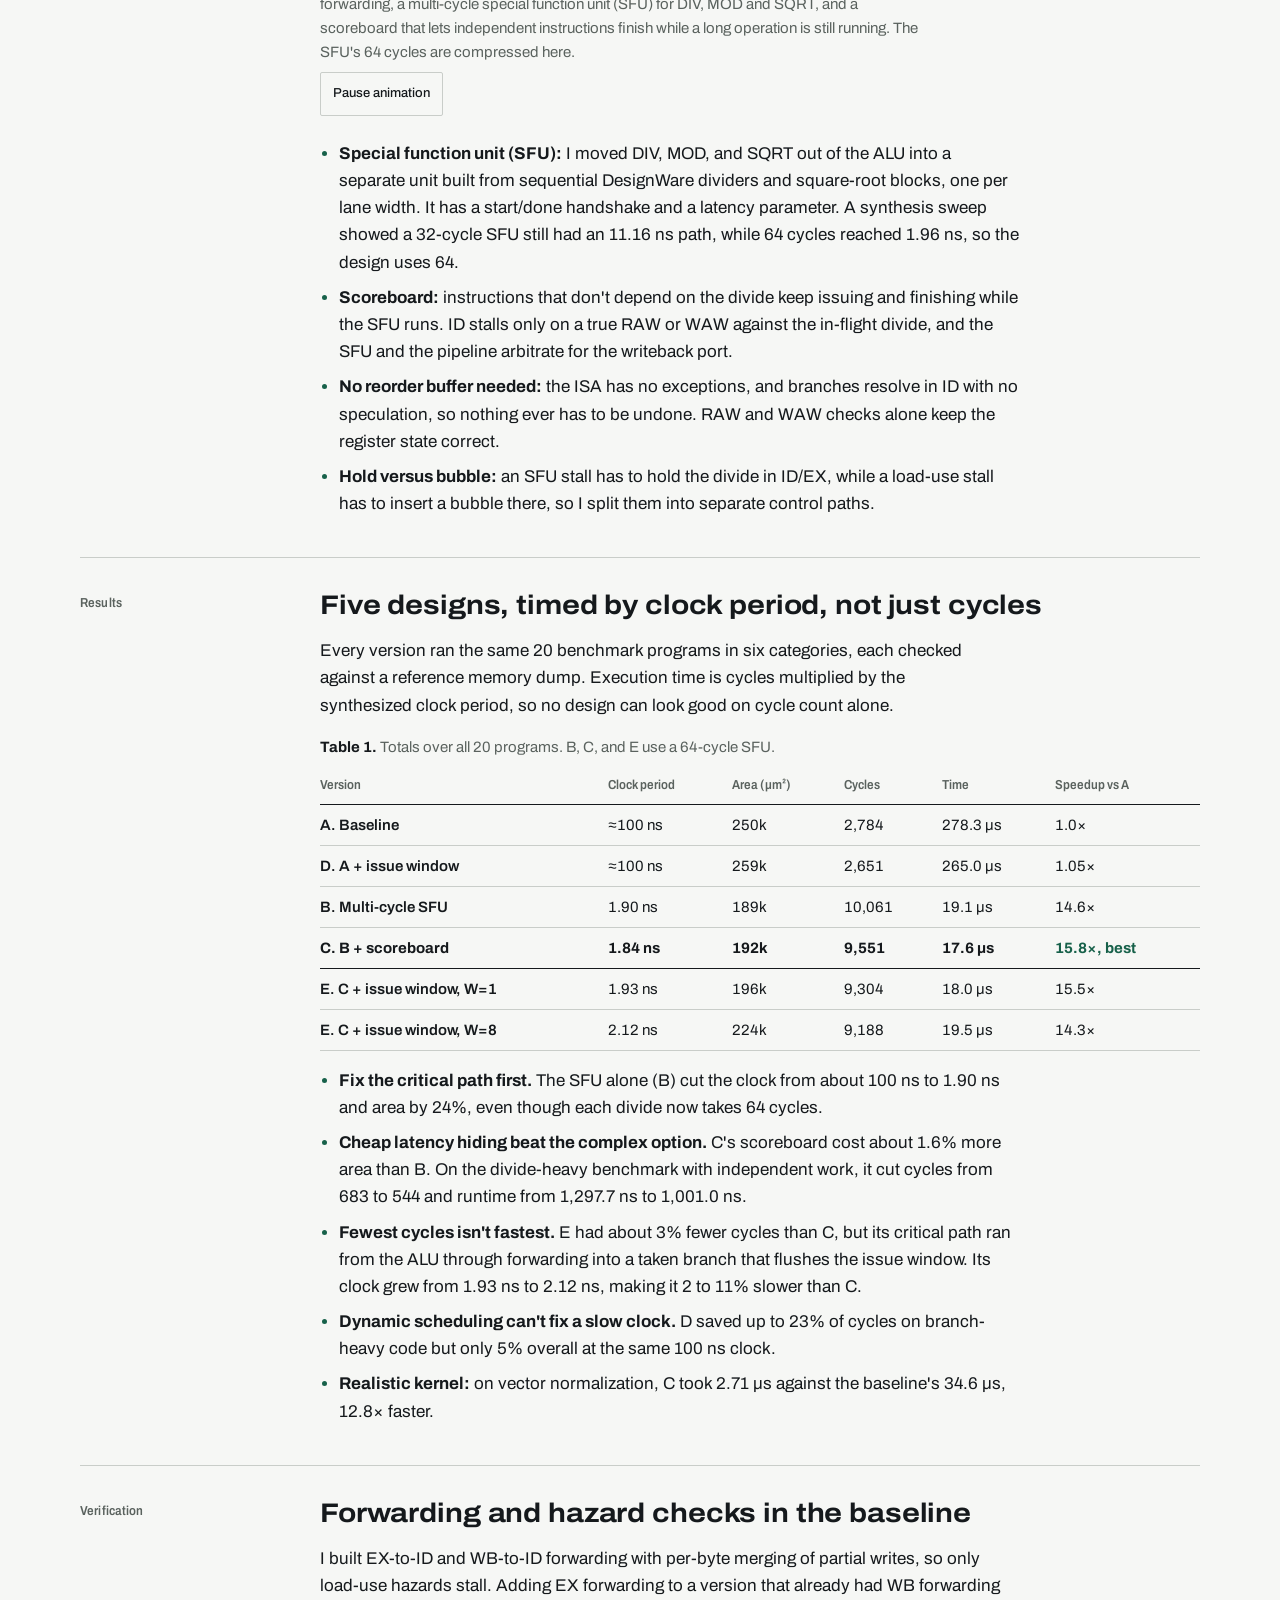
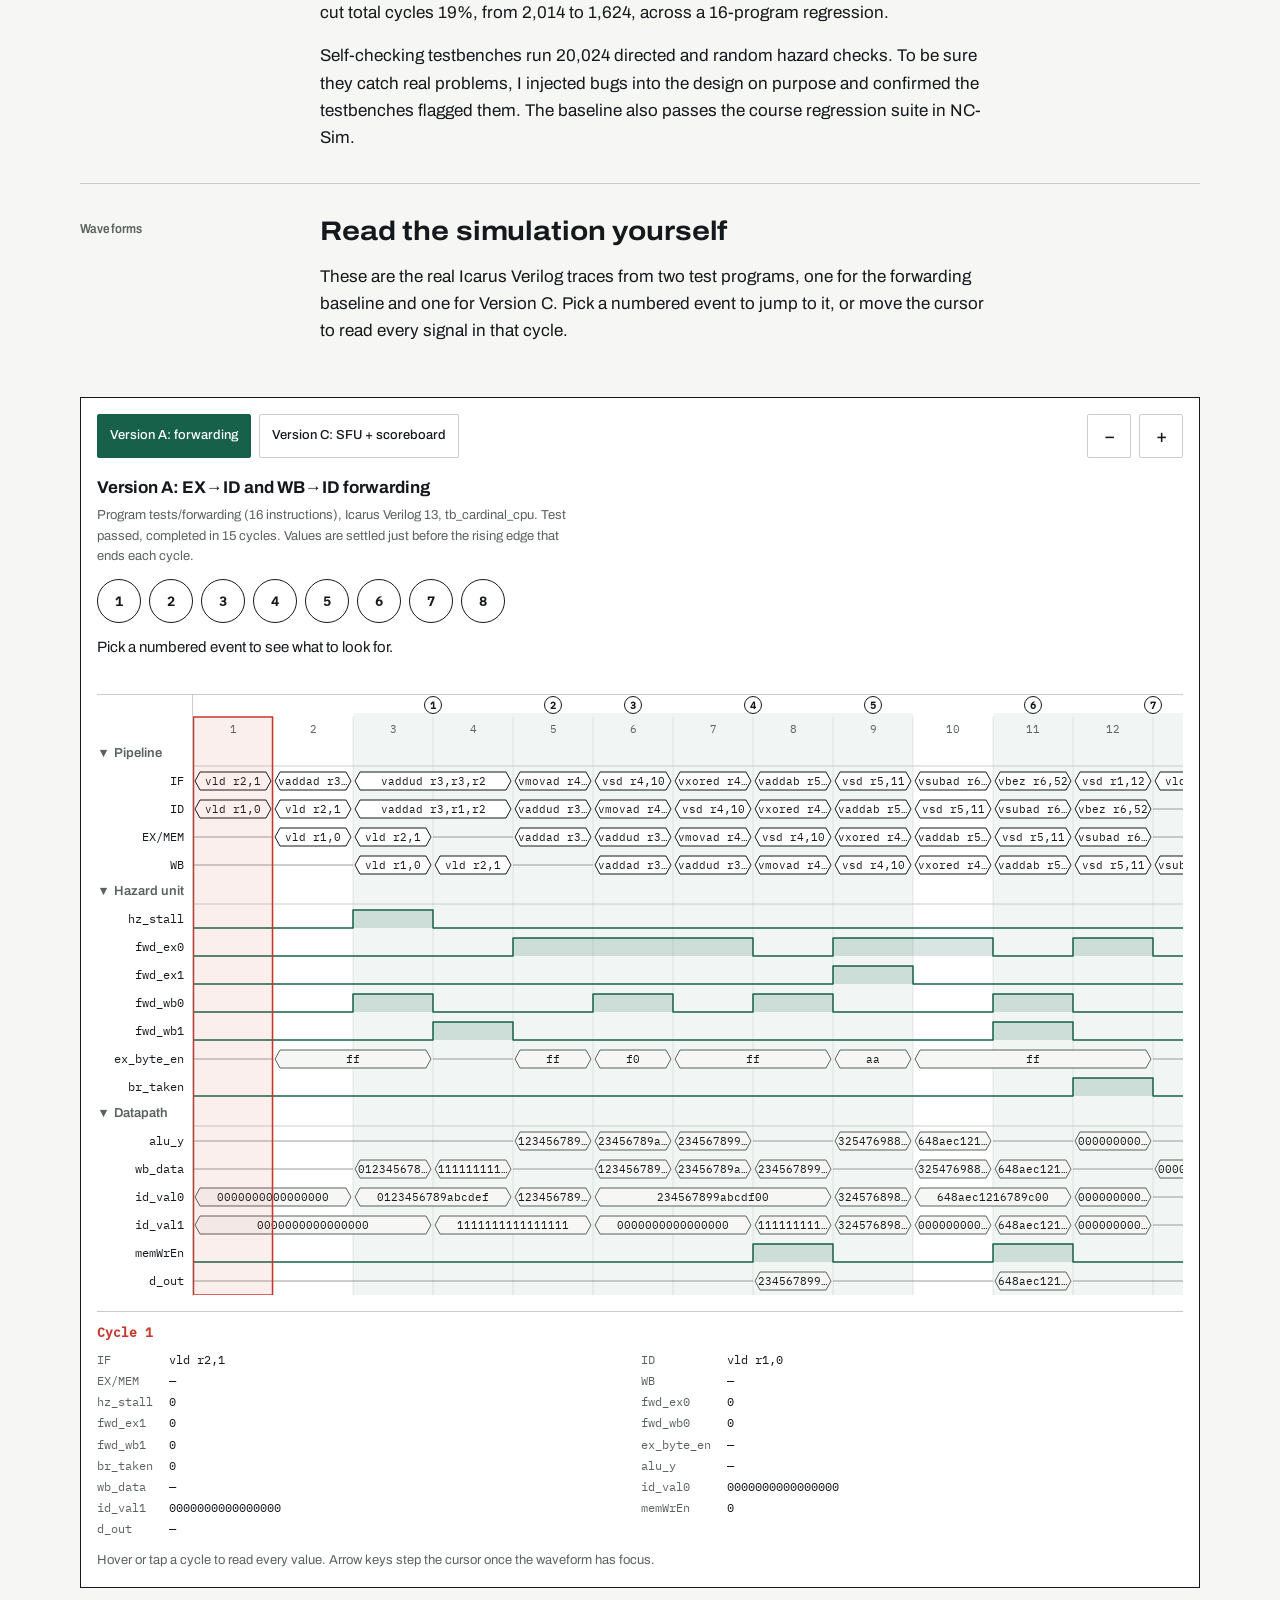
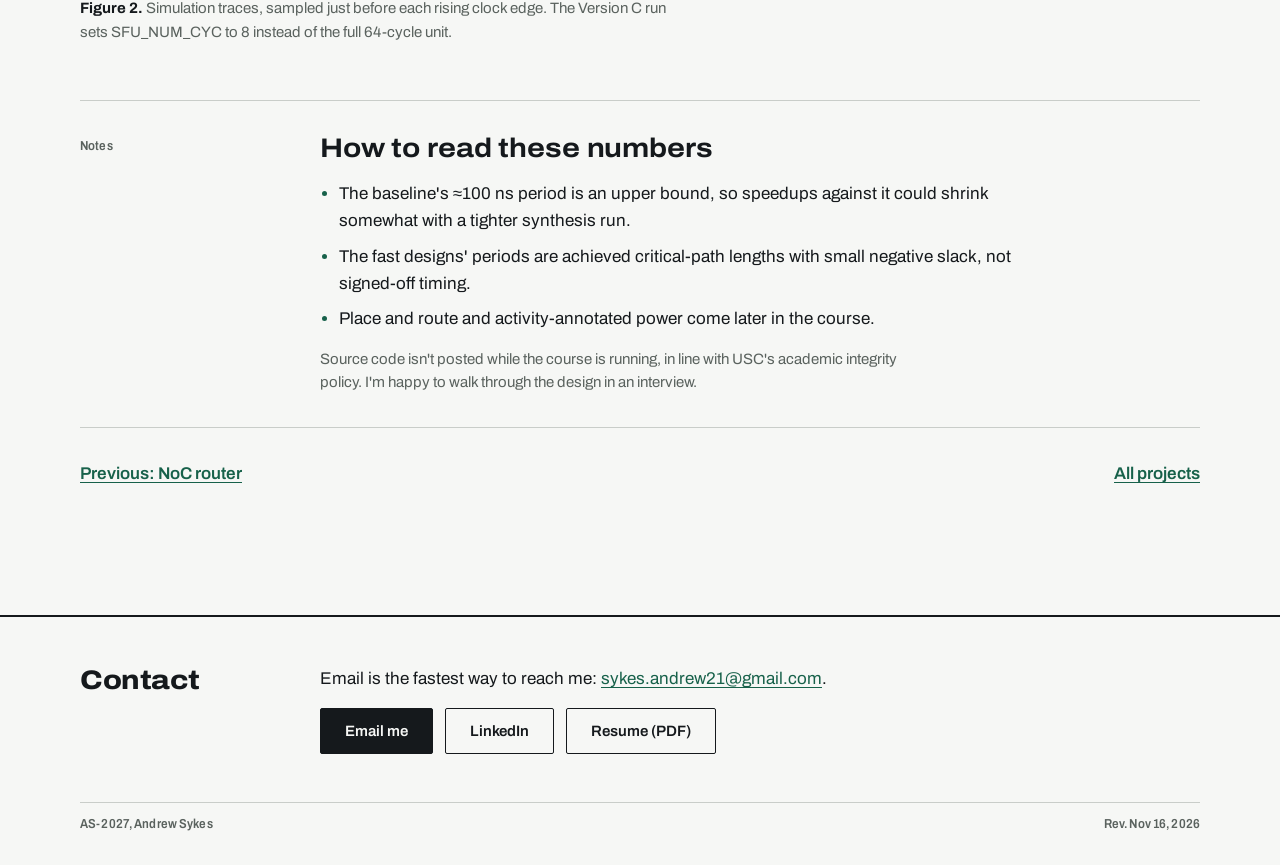
<file: projects/simd-processor.html>
<!doctype html>
<html lang="en">
<head>
  <meta charset="utf-8">
  <meta name="viewport" content="width=device-width, initial-scale=1, viewport-fit=cover">
  <title>SIMD processor study, Andrew Sykes</title>
  <meta name="description" content="A 4-stage pipelined 64-bit SIMD processor and a five-way microarchitecture study. Version C, a multi-cycle divide unit plus a scoreboard, ran up to 15.8 times faster than the baseline.">
  <meta name="theme-color" content="#f6f7f5" media="(prefers-color-scheme: light)">
  <meta name="theme-color" content="#121a17" media="(prefers-color-scheme: dark)">
  <meta property="og:title" content="SIMD processor study, Andrew Sykes">
  <meta property="og:type" content="article">
  <link rel="icon" href="../images/favicon.svg" type="image/svg+xml">
  <link rel="preload" href="../fonts/archivo-var-latin.woff2" as="font" type="font/woff2" crossorigin>
  <link rel="stylesheet" href="../css/tokens.css">
  <link rel="stylesheet" href="../css/base.css">
  <script>document.documentElement.classList.add('js')</script>
  <script src="../js/site.js" defer></script>
  <script src="../js/waves-data.js" defer></script>
  <script src="../js/wave-viewer.js" defer></script>
</head>
<body>
  <a class="skip" href="#main">Skip to content</a>

  <header class="site-header">
    <div class="wrap bar">
      <a class="mark" href="../" aria-label="AS-2027, Andrew Sykes, home">AS-2027</a>
      <nav class="site-nav" aria-label="Main">
        <ul>
          <li><a href="../#projects" aria-current="page">Projects</a></li>
          <li class="nav-hide-sm"><a href="../#experience">Experience</a></li>
          <li><a href="../#about">About</a></li>
          <li><a href="../AndrewSykes_Resume.pdf">Resume</a></li>
        </ul>
      </nav>
    </div>
  </header>

  <main id="main">
    <header class="doc-head">
      <div class="wrap">
        <p class="crumbs t-small"><a href="../#projects">All projects</a></p>
        <h1 class="t-display">SIMD processor study</h1>
        <p class="t-lead">A 4-stage pipelined 64-bit vector processor in synthesizable Verilog, and a five-way study of how to make it faster. Version C, my multi-cycle divide unit plus a scoreboard, came out on top.</p>
        <dl class="specline">
          <dt>Dates</dt><dd>Oct 2026 to present</dd>
          <dt>Tools</dt><dd>Verilog, Synopsys DesignWare, Synopsys Design Compiler (FreePDK45, 45 nm), Cadence NC-Sim, Icarus Verilog</dd>
          <dt>Team</dt><dd>2 people. We co-designed the baseline. I built its forwarding and Versions B, C, and E. My partner built Version D's issue scheduler, the 20-program benchmark testbench, and the synthesis and equivalence-checking flow. We ran the comparison together.</dd>
          <dt>Results</dt><dd>Clock periods and areas come from Design Compiler synthesis, and cycle counts come from simulation. See the notes at the end.</dd>
        </dl>
      </div>
    </header>

    <div class="doc-body wrap">

      <section class="row" aria-labelledby="pr-h">
        <p class="row-label t-label">Problem</p>
        <div class="prose">
          <h2 id="pr-h">One slow instruction set the clock for all of them</h2>
          <p>The baseline (Version A) is an in-order pipeline with IF, ID, EX/MEM, and WB stages. Its ALU splits each 64-bit operand into 8, 16, 32, or 64-bit lanes, and partial writes merge selected bytes into the destination register.</p>
          <p>Division, modulo, and square root used combinational DesignWare parts inside the single-cycle ALU. The clock had to cover that path, so every instruction ran at about a 100&nbsp;ns period, even a one-cycle add. The divider was also most of the area: the ALU was about 199.6k of the baseline's 250k&nbsp;µm².</p>
        </div>
      </section>

      <section class="row" aria-labelledby="c-h">
        <p class="row-label t-label">Version C</p>
        <div class="prose">
          <h2 id="c-h">A multi-cycle divide unit and a scoreboard</h2>
          <figure>
            <div class="fig-frame">
              <svg class="pipe" viewBox="0 0 470 250" role="img" aria-labelledby="f1" data-pipe>
                <!-- forwarding paths (lit by the animation when used) -->
                <path class="dg-rule pipe-fw" data-fw="ex" d="M290 88 V62 H190 V84"/>
                <path class="dg-rule pipe-fw" data-fw="wb" d="M400 88 V38 H170 V84"/>
                <text class="dg-text-sm" x="196" y="56">EX→ID forward</text>
                <text class="dg-text-sm" x="176" y="32">WB→ID forward</text>
                <!-- stages -->
                <rect class="dg-box" data-stage="if" x="20" y="88" width="100" height="56"/><text class="dg-text-sm" x="26" y="101">IF</text>
                <rect class="dg-box" data-stage="id" x="130" y="88" width="100" height="56"/><text class="dg-text-sm" x="136" y="101">ID</text>
                <rect class="dg-box" data-stage="ex" x="240" y="88" width="100" height="56"/><text class="dg-text-sm" x="246" y="101">EX/MEM</text>
                <rect class="dg-box" data-stage="wb" x="350" y="88" width="100" height="56"/><text class="dg-text-sm" x="356" y="101">WB</text>
                <path class="dg-line" d="M120 116 H128 M230 116 H238 M340 116 H348"/>
                <!-- scoreboard and SFU -->
                <text class="dg-text-sm" x="180" y="162" text-anchor="middle" data-sb>scoreboard: no busy regs</text>
                <path class="dg-rule" d="M180 168 V200 H238"/>
                <rect class="dg-box" x="240" y="176" width="100" height="56"/><text class="dg-text-sm" x="246" y="189">SFU, 64-cycle</text>
                <rect class="dg-rule" x="250" y="220" width="80" height="6"/>
                <rect class="dg-accent" data-sfu-bar x="250" y="220" width="0" height="6"/>
                <path class="dg-rule" data-sfu-out d="M340 204 H400 V146"/>
                <text class="dg-text-sm" x="406" y="196">shared</text>
                <text class="dg-text-sm" x="406" y="208">WB port</text>
                <g data-tokens></g>
              </svg>
            </div>
            <p class="pipe-note t-small" data-pipe-note aria-hidden="true">Version C: instructions keep flowing while a long DIV, SQRT or MOD runs in the SFU.</p>
            <figcaption id="f1"><b>Figure 1.</b> Version C, simplified: an in-order 4-stage pipeline with EX-to-ID and WB-to-ID forwarding, a multi-cycle special function unit (SFU) for DIV, MOD and SQRT, and a scoreboard that lets independent instructions finish while a long operation is still running. The SFU's 64 cycles are compressed here.</figcaption>
            <button class="fig-toggle" type="button" data-pipe-toggle hidden>Pause animation</button>
          </figure>
          <ul class="bullets">
            <li><strong>Special function unit (SFU):</strong> I moved DIV, MOD, and SQRT out of the ALU into a separate unit built from sequential DesignWare dividers and square-root blocks, one per lane width. It has a start/done handshake and a latency parameter. A synthesis sweep showed a 32-cycle SFU still had an 11.16&nbsp;ns path, while 64 cycles reached 1.96&nbsp;ns, so the design uses 64.</li>
            <li><strong>Scoreboard:</strong> instructions that don't depend on the divide keep issuing and finishing while the SFU runs. ID stalls only on a true RAW or WAW against the in-flight divide, and the SFU and the pipeline arbitrate for the writeback port.</li>
            <li><strong>No reorder buffer needed:</strong> the ISA has no exceptions, and branches resolve in ID with no speculation, so nothing ever has to be undone. RAW and WAW checks alone keep the register state correct.</li>
            <li><strong>Hold versus bubble:</strong> an SFU stall has to hold the divide in ID/EX, while a load-use stall has to insert a bubble there, so I split them into separate control paths.</li>
          </ul>
        </div>
      </section>

      <section class="row" aria-labelledby="res-h">
        <p class="row-label t-label">Results</p>
        <div class="prose">
          <h2 id="res-h">Five designs, timed by clock period, not just cycles</h2>
          <p>Every version ran the same 20 benchmark programs in six categories, each checked against a reference memory dump. Execution time is cycles multiplied by the synthesized clock period, so no design can look good on cycle count alone.</p>
          <div class="table-wrap">
            <table>
              <caption><b>Table 1.</b> Totals over all 20 programs. B, C, and E use a 64-cycle SFU.</caption>
              <thead><tr><th scope="col">Version</th><th scope="col">Clock period</th><th scope="col">Area (µm²)</th><th scope="col">Cycles</th><th scope="col">Time</th><th scope="col">Speedup vs A</th></tr></thead>
              <tbody>
                <tr><th scope="row">A. Baseline</th><td>≈100 ns</td><td>250k</td><td>2,784</td><td>278.3 µs</td><td>1.0×</td></tr>
                <tr><th scope="row">D. A + issue window</th><td>≈100 ns</td><td>259k</td><td>2,651</td><td>265.0 µs</td><td>1.05×</td></tr>
                <tr><th scope="row">B. Multi-cycle SFU</th><td>1.90 ns</td><td>189k</td><td>10,061</td><td>19.1 µs</td><td>14.6×</td></tr>
                <tr class="is-best"><th scope="row">C. B + scoreboard</th><td>1.84 ns</td><td>192k</td><td>9,551</td><td>17.6 µs</td><td class="pass">15.8×, best</td></tr>
                <tr><th scope="row">E. C + issue window, W=1</th><td>1.93 ns</td><td>196k</td><td>9,304</td><td>18.0 µs</td><td>15.5×</td></tr>
                <tr><th scope="row">E. C + issue window, W=8</th><td>2.12 ns</td><td>224k</td><td>9,188</td><td>19.5 µs</td><td>14.3×</td></tr>
              </tbody>
            </table>
          </div>
          <ul class="bullets">
            <li><strong>Fix the critical path first.</strong> The SFU alone (B) cut the clock from about 100&nbsp;ns to 1.90&nbsp;ns and area by 24%, even though each divide now takes 64 cycles.</li>
            <li><strong>Cheap latency hiding beat the complex option.</strong> C's scoreboard cost about 1.6% more area than B. On the divide-heavy benchmark with independent work, it cut cycles from 683 to 544 and runtime from 1,297.7&nbsp;ns to 1,001.0&nbsp;ns.</li>
            <li><strong>Fewest cycles isn't fastest.</strong> E had about 3% fewer cycles than C, but its critical path ran from the ALU through forwarding into a taken branch that flushes the issue window. Its clock grew from 1.93&nbsp;ns to 2.12&nbsp;ns, making it 2 to 11% slower than C.</li>
            <li><strong>Dynamic scheduling can't fix a slow clock.</strong> D saved up to 23% of cycles on branch-heavy code but only 5% overall at the same 100&nbsp;ns clock.</li>
            <li><strong>Realistic kernel:</strong> on vector normalization, C took 2.71&nbsp;µs against the baseline's 34.6&nbsp;µs, 12.8× faster.</li>
          </ul>
        </div>
      </section>

      <section class="row" aria-labelledby="ver-h">
        <p class="row-label t-label">Verification</p>
        <div class="prose">
          <h2 id="ver-h">Forwarding and hazard checks in the baseline</h2>
          <p>I built EX-to-ID and WB-to-ID forwarding with per-byte merging of partial writes, so only load-use hazards stall. Adding EX forwarding to a version that already had WB forwarding cut total cycles 19%, from 2,014 to 1,624, across a 16-program regression.</p>
          <p>Self-checking testbenches run 20,024 directed and random hazard checks. To be sure they catch real problems, I injected bugs into the design on purpose and confirmed the testbenches flagged them. The baseline also passes the course regression suite in NC-Sim.</p>
        </div>
      </section>

      <section class="row" aria-labelledby="wave-h">
        <p class="row-label t-label">Waveforms</p>
        <div class="prose">
          <h2 id="wave-h">Read the simulation yourself</h2>
          <p>These are the real Icarus Verilog traces from two test programs, one for the forwarding baseline and one for Version C. Pick a numbered event to jump to it, or move the cursor to read every signal in that cycle.</p>
        </div>
        <figure class="row-wide">
            <div class="wave" data-wave>
              <p class="wave-fallback">The interactive waveform needs JavaScript. Version A shows EX-to-ID and WB-to-ID forwarding over 18 cycles; Version C shows a divide, square root and modulo running in the SFU while the scoreboard stalls only dependent instructions, over 37 cycles.</p>
            </div>
            <figcaption><b>Figure 2.</b> Simulation traces, sampled just before each rising clock edge. The Version C run sets SFU_NUM_CYC to 8 instead of the full 64-cycle unit.</figcaption>
        </figure>
      </section>

      <section class="row" aria-labelledby="notes-h">
        <p class="row-label t-label">Notes</p>
        <div class="prose">
          <h2 id="notes-h">How to read these numbers</h2>
          <ul class="bullets">
            <li>The baseline's ≈100&nbsp;ns period is an upper bound, so speedups against it could shrink somewhat with a tighter synthesis run.</li>
            <li>The fast designs' periods are achieved critical-path lengths with small negative slack, not signed-off timing.</li>
            <li>Place and route and activity-annotated power come later in the course.</li>
          </ul>
          <p class="muted t-small">Source code isn't posted while the course is running, in line with USC's academic integrity policy. I'm happy to walk through the design in an interview.</p>
        </div>
      </section>

      <nav class="next-prev" aria-label="Project pages">
        <a class="textlink" href="noc-router.html">Previous: NoC router</a>
        <a class="textlink" href="../#projects">All projects</a>
      </nav>
    </div>
  </main>

  <footer class="site-footer" id="contact">
    <div class="wrap">
      <div class="footer-grid">
        <h2>Contact</h2>
        <div>
          <p>Email is the fastest way to reach me: <a href="mailto:sykes.andrew21@gmail.com">sykes.andrew21@gmail.com</a>.</p>
          <ul class="footer-links">
            <li><a class="btn btn-primary" href="mailto:sykes.andrew21@gmail.com">Email me</a></li>
            <li><a class="btn" href="https://www.linkedin.com/in/atsykes">LinkedIn</a></li>
            <li><a class="btn" href="../AndrewSykes_Resume.pdf">Resume (PDF)</a></li>
          </ul>
        </div>
      </div>
      <div class="footer-meta t-label">
        <span>AS-2027, Andrew Sykes</span>
        <span>Rev. Nov 16, 2026</span>
      </div>
    </div>
  </footer>
</body>
</html>
</file>
<file: css/tokens.css>
/* ==========================================================================
   AS-2027 design tokens
   Every color, font, size, and space on the site comes from this file.
   Light = "paper", dark = "board view". The theme follows the device setting.
   ========================================================================== */

@font-face {
  font-family: "Archivo";
  src: url("../fonts/archivo-var-latin.woff2") format("woff2");
  font-weight: 400 900;
  font-stretch: 62% 125%;
  font-style: normal;
  font-display: swap;
}
@font-face {
  font-family: "IBM Plex Mono";
  src: url("../fonts/ibm-plex-mono-400-latin.woff2") format("woff2");
  font-weight: 400;
  font-style: normal;
  font-display: swap;
}
@font-face {
  font-family: "IBM Plex Mono";
  src: url("../fonts/ibm-plex-mono-500-latin.woff2") format("woff2");
  font-weight: 500;
  font-style: normal;
  font-display: swap;
}

:root {
  color-scheme: light;

  /* Color: paper */
  --paper: #f6f7f5;
  --surface: #ffffff;
  --ink: #15191c;
  --grey: #5a625e;
  --rule: #c9cdc9;
  --mask: #17614a;        /* solder-mask green: links, active pin, focus */
  --probe: #c8372d;       /* only the highlighted trace in a diagram */
  --hatch: rgba(21, 25, 28, 0.09);
  --header-bg: rgba(246, 247, 245, 0.92);

  /* Type families */
  --font-sans: "Archivo", "Helvetica Neue", Arial, sans-serif;
  --font-mono: "IBM Plex Mono", ui-monospace, "SFMono-Regular", Menlo, Consolas, monospace;

  /* Type scale (1.25 ratio, 17px body) */
  --fs-display: clamp(2.75rem, 1.6rem + 5.2vw, 5.5rem);   /* 44 → 88 */
  --fs-h2: clamp(1.875rem, 1.45rem + 1.6vw, 2.625rem);    /* 30 → 42 */
  --fs-h3: clamp(1.375rem, 1.2rem + 0.6vw, 1.6875rem);    /* 22 → 27 */
  --fs-h4: 1.0625rem;                                      /* 17 */
  --fs-lead: clamp(1.1875rem, 1.1rem + 0.35vw, 1.3125rem); /* 19 → 21 */
  --fs-body: 1.0625rem;                                    /* 17 (16 on phones) */
  --fs-small: 0.9375rem;                                   /* 15 */
  --fs-label: 0.8125rem;                                   /* 13 */
  --fs-mono: 0.875rem;                                     /* 14 */

  --lh-display: 0.95;
  --lh-h2: 1.05;
  --lh-h3: 1.15;
  --lh-body: 1.6;

  /* Widths (font-stretch) */
  --w-expanded: 125%;
  --w-wide: 112%;
  --w-normal: 100%;
  --w-narrow: 87%;

  /* Spacing */
  --s-1: 4px;  --s-2: 8px;  --s-3: 12px; --s-4: 16px; --s-5: 24px;
  --s-6: 32px; --s-7: 48px; --s-8: 64px; --s-9: 96px;

  /* Layout */
  --max: 1120px;
  --spec-col: 200px;
  --gutter: 40px;
  --measure: 68ch;
  --header-h: 60px;

  /* Lines */
  --line-thin: 1px;
  --line-fig: 1.5px;
  --line-bold: 2px;
  --radius-btn: 2px;

  /* Motion */
  --t-fast: 150ms;
  --ease: cubic-bezier(0.2, 0.7, 0.2, 1);
}

@media (prefers-color-scheme: dark) {
  :root {
    color-scheme: dark;
    --paper: #121a17;
    --surface: #18221e;
    --ink: #e6ebe7;
    --grey: #97a39d;
    --rule: #2f3b36;
    --mask: #5cc79a;
    --probe: #f07a6e;
    --hatch: rgba(230, 235, 231, 0.07);
    --header-bg: rgba(18, 26, 23, 0.92);
  }
}
</file>
<file: css/base.css>
/* ==========================================================================
   AS-2027 base styles and components
   Uses only the tokens in tokens.css. Sections:
   1 Reset  2 Type  3 Layout  4 Header/footer  5 Hero + pinout
   6 Sections and rows  7 Projects  8 Figures and placeholders
   9 Buttons and links  10 Project pages  11 Motion  12 Responsive
   ========================================================================== */

/* 1. Reset ---------------------------------------------------------------- */
*, *::before, *::after { box-sizing: border-box; }
html { -webkit-text-size-adjust: 100%; scroll-padding-top: calc(var(--header-h) + var(--s-4)); }
@media (prefers-reduced-motion: no-preference) { html { scroll-behavior: smooth; } }
body {
  margin: 0;
  background: var(--paper);
  color: var(--ink);
  font-family: var(--font-sans);
  font-size: var(--fs-body);
  line-height: var(--lh-body);
  font-stretch: var(--w-normal);
  font-kerning: normal;
  -webkit-font-smoothing: antialiased;
  text-rendering: optimizeLegibility;
}
img, svg { display: block; max-width: 100%; }
img { height: auto; }
ul, ol, dl, p, figure, h1, h2, h3, h4 { margin: 0; }
[hidden] { display: none !important; }

/* 2. Type ----------------------------------------------------------------- */
h1, h2, h3, h4 { text-wrap: balance; font-weight: 800; }
.t-display {
  font-size: var(--fs-display); line-height: var(--lh-display);
  font-stretch: var(--w-expanded); letter-spacing: -0.02em;
}
h2, .t-h2 {
  font-size: var(--fs-h2); line-height: var(--lh-h2);
  font-stretch: var(--w-expanded); letter-spacing: -0.015em;
}
h3, .t-h3 {
  font-size: var(--fs-h3); line-height: var(--lh-h3);
  font-stretch: var(--w-wide); font-weight: 700; letter-spacing: -0.005em;
}
h4, .t-h4 { font-size: var(--fs-h4); line-height: 1.3; font-stretch: var(--w-wide); }
.t-lead { font-size: var(--fs-lead); line-height: 1.45; font-weight: 500; font-stretch: var(--w-narrow); }
.t-small { font-size: var(--fs-small); line-height: 1.55; }
.t-label { font-size: var(--fs-label); line-height: 1.4; font-weight: 600; font-stretch: var(--w-narrow); letter-spacing: 0.01em; color: var(--grey); }
.t-mono, code { font-family: var(--font-mono); font-size: var(--fs-mono); }
.prose > * + * { margin-top: var(--s-4); }
.prose p, .prose li { max-width: var(--measure); }
.muted { color: var(--grey); }
.nums { font-variant-numeric: tabular-nums; }

/* 3. Layout --------------------------------------------------------------- */
.wrap {
  width: 100%;
  max-width: calc(var(--max) + 2 * var(--gutter));
  margin-inline: auto;
  padding-left: max(var(--gutter), env(safe-area-inset-left, 0px));
  padding-right: max(var(--gutter), env(safe-area-inset-right, 0px));
}
.skip {
  position: absolute; left: var(--s-4); top: -100px; z-index: 100;
  background: var(--ink); color: var(--paper); padding: var(--s-3) var(--s-4);
  font-weight: 600; text-decoration: none;
}
.skip:focus { top: var(--s-3); }

/* 4. Header and footer ---------------------------------------------------- */
.site-header {
  position: sticky; top: 0; z-index: 50;
  background: var(--paper);
  border-bottom: var(--line-bold) solid var(--ink);
}
.site-header.is-scrolled { background: var(--header-bg); backdrop-filter: blur(8px); -webkit-backdrop-filter: blur(8px); }
.site-header .bar { display: flex; align-items: center; justify-content: space-between; gap: var(--s-5); min-height: var(--header-h); }
.mark {
  font-weight: 800; font-stretch: var(--w-expanded); letter-spacing: 0.01em;
  color: var(--ink); text-decoration: none; font-size: 1rem; white-space: nowrap;
}
.site-nav ul { list-style: none; padding: 0; display: flex; gap: var(--s-5); }
.site-nav a {
  display: inline-flex; align-items: center; min-height: 44px;
  color: var(--ink); text-decoration: none; font-size: var(--fs-small); font-weight: 500;
}
.site-nav a:hover { color: var(--mask); }
.site-nav a[aria-current="page"] { box-shadow: inset 0 -3px 0 var(--mask); }

.site-footer { border-top: var(--line-bold) solid var(--ink); margin-top: var(--s-9); }
.site-footer .wrap { padding-block: var(--s-7) var(--s-6); }
.footer-grid { display: grid; grid-template-columns: var(--spec-col) minmax(0, 1fr); gap: var(--s-4) var(--gutter); }
.footer-grid h2 { font-size: var(--fs-h3); line-height: var(--lh-h3); font-stretch: var(--w-wide); }
.footer-links { list-style: none; padding: 0; display: flex; flex-wrap: wrap; gap: var(--s-3); margin-top: var(--s-4); }
.footer-meta {
  display: flex; flex-wrap: wrap; justify-content: space-between; gap: var(--s-2) var(--s-5);
  margin-top: var(--s-7); padding-top: var(--s-3); border-top: var(--line-thin) solid var(--rule);
}

/* 5. Hero and pinout ------------------------------------------------------ */
.hero { padding-block: var(--s-8) var(--s-8); border-bottom: var(--line-thin) solid var(--rule); }
.hero-grid { display: grid; grid-template-columns: minmax(0, 1.2fr) minmax(0, 1fr); gap: var(--s-7); align-items: start; }
.hero h1 { margin-bottom: var(--s-4); }
.hero .t-lead { max-width: 36ch; margin-bottom: var(--s-6); }
.block-h {
  font-size: var(--fs-small); font-weight: 800; font-stretch: var(--w-wide); line-height: 1.3;
  border-bottom: var(--line-thin) solid var(--ink); padding-bottom: var(--s-1); margin-bottom: var(--s-3);
}
.features { padding-left: 1.1em; margin-bottom: var(--s-5); }
.features li { margin-bottom: var(--s-2); max-width: 58ch; }
.features li::marker, .bullets li::marker { color: var(--mask); }
.hero .apps { max-width: 58ch; margin-bottom: var(--s-6); }

.pinout svg { width: 100%; height: auto; overflow: visible; }
.pinout .chip { fill: var(--surface); stroke: var(--ink); stroke-width: 2; }
.pinout .notch { fill: none; stroke: var(--ink); stroke-width: 2; }
.pinout .chip-pn { fill: var(--ink); font-family: var(--font-mono); font-size: 14px; font-weight: 500; }
.pinout .chip-sub { fill: var(--grey); font-family: var(--font-mono); font-size: 11px; }
.pinout a { outline: none; }
.pinout .pin line { stroke: var(--ink); stroke-width: 1.5; }
.pinout .pin rect { fill: var(--paper); stroke: var(--ink); stroke-width: 1.5; transition: fill var(--t-fast) var(--ease), stroke var(--t-fast) var(--ease); }
.pinout .pin .name { fill: var(--ink); font-family: var(--font-mono); font-size: 12.5px; transition: fill var(--t-fast) var(--ease); }
.pinout .pin .no { fill: var(--grey); font-family: var(--font-mono); font-size: 10.5px; }
.pinout .pin .hit { fill: transparent; stroke: none; }
.pinout a:hover .pin rect:not(.hit), .pinout a:focus-visible .pin rect:not(.hit) { fill: var(--mask); stroke: var(--mask); }
.pinout a:hover .pin .name, .pinout a:focus-visible .pin .name { fill: var(--mask); font-weight: 500; }
.pinout a:focus-visible .pin .hit { stroke: var(--mask); stroke-width: 2; stroke-dasharray: 3 3; }

.pinrow { display: none; list-style: none; padding: 0; border: var(--line-fig) solid var(--ink); }
.pinrow li { border-bottom: var(--line-thin) solid var(--rule); }
.pinrow li:last-child { border-bottom: 0; }
.pinrow a {
  display: flex; align-items: center; gap: var(--s-3); min-height: 44px; padding: var(--s-2) var(--s-3);
  color: var(--ink); text-decoration: none; font-family: var(--font-mono); font-size: var(--fs-mono);
}
.pinrow a::before { content: ""; width: 10px; height: 10px; border: 1.5px solid var(--ink); flex: none; }
.pinrow a:hover, .pinrow a:focus-visible { color: var(--mask); }
.pinrow a:hover::before, .pinrow a:focus-visible::before { background: var(--mask); border-color: var(--mask); }
.pinrow .no { margin-left: auto; color: var(--grey); font-size: 11px; }
.pinrow .desc { font-family: var(--font-sans); color: var(--grey); font-size: var(--fs-label); }

/* 6. Sections and rows ---------------------------------------------------- */
.section { padding-block: var(--s-9) 0; }
.section-head {
  display: grid; grid-template-columns: var(--spec-col) minmax(0, 1fr); gap: var(--s-3) var(--gutter);
  align-items: baseline; padding-bottom: var(--s-4); border-bottom: var(--line-bold) solid var(--ink);
}
.section-head h2 { grid-column: 1 / -1; }
.section-head p { grid-column: 2; max-width: var(--measure); color: var(--grey); }
.row {
  display: grid; grid-template-columns: var(--spec-col) minmax(0, 1fr); gap: var(--s-3) var(--gutter);
  padding-block: var(--s-6); border-bottom: var(--line-thin) solid var(--rule);
}
.row > * { min-width: 0; }
.row-label { padding-top: 0.3em; }
.row h3 { margin-bottom: var(--s-1); }
.row .org { color: var(--grey); font-weight: 500; margin-bottom: var(--s-3); }
.bullets { padding-left: 1.1em; }
.bullets li { margin-bottom: var(--s-2); max-width: var(--measure); }
.specline { display: grid; grid-template-columns: max-content minmax(0, 1fr); gap: var(--s-1) var(--s-4); margin-top: var(--s-4); }
.specline dt { font-size: var(--fs-label); font-weight: 600; font-stretch: var(--w-narrow); color: var(--grey); padding-top: 0.2em; }
.specline dd { margin: 0; font-size: var(--fs-small); }

/* 7. Projects ------------------------------------------------------------- */
.feature {
  display: grid; grid-template-columns: minmax(0, 1.05fr) minmax(0, 1fr); gap: var(--s-6) var(--s-7);
  padding-block: var(--s-7); border-bottom: var(--line-thin) solid var(--rule); align-items: start;
}
.feature:nth-of-type(even) > figure { order: 2; }
.feature h3 { margin-bottom: var(--s-3); }
.feature .summary { max-width: 56ch; }
.feature .more { margin-top: var(--s-5); }
.also { padding-block: var(--s-5); color: var(--grey); font-size: var(--fs-small); }
.also strong { color: var(--ink); }

/* 8. Figures and placeholders --------------------------------------------- */
.fig-frame { border: var(--line-fig) solid var(--ink); background: var(--surface); }
.fig-frame svg { width: 100%; height: auto; }
figcaption { margin-top: var(--s-2); font-size: var(--fs-small); color: var(--grey); max-width: var(--measure); }
figcaption b { color: var(--ink); font-weight: 700; }
.ph {
  display: grid; place-content: center; gap: var(--s-1); text-align: center; padding: var(--s-4);
  max-width: 100%; border: var(--line-fig) solid var(--ink);
  background: repeating-linear-gradient(-45deg, transparent 0 9px, var(--hatch) 9px 10px), var(--surface);
}
.ph strong { font-weight: 600; }
.ph span { font-family: var(--font-mono); font-size: 12.5px; color: var(--grey); overflow-wrap: anywhere; }
.ar-16x9 { aspect-ratio: 16 / 9; }
.ar-21x9 { aspect-ratio: 21 / 9; }
.ar-4x5 { aspect-ratio: 4 / 5; }
img.photo { width: 100%; object-fit: cover; border: var(--line-fig) solid var(--ink); }
.bleed { margin-top: var(--s-6); }
.bleed .ph, .bleed img.photo { max-height: 600px; width: 100%; }
.bleed .ph, .bleed img.photo { border-left: 0; border-right: 0; }
.bleed figcaption { padding-inline: inherit; }

/* Diagram strokes, shared by every inline SVG */
.dg-line { stroke: var(--ink); stroke-width: 1.5; fill: none; }
.dg-rule { stroke: var(--rule); stroke-width: 1.5; fill: none; }
.dg-box { stroke: var(--ink); stroke-width: 1.5; fill: var(--paper); }
.dg-node { stroke: var(--ink); stroke-width: 1.5; fill: var(--surface); }
.dg-hot { stroke: var(--probe); stroke-width: 3; fill: none; stroke-linecap: square; }
.dg-hot-fill { fill: var(--probe); }
.dg-accent { fill: var(--mask); }
.dg-text { fill: var(--ink); font-family: var(--font-mono); font-size: 12px; }
.dg-text-sm { fill: var(--grey); font-family: var(--font-mono); font-size: 10.5px; }
.dg-arrow { fill: var(--ink); }

/* 9. Buttons and links ---------------------------------------------------- */
a { color: var(--mask); text-decoration-thickness: 1px; text-underline-offset: 3px; }
a:hover { text-decoration-thickness: 2px; }
:focus-visible { outline: 2px solid var(--mask); outline-offset: 3px; }
.btns { display: flex; flex-wrap: wrap; gap: var(--s-3); }
.btn {
  display: inline-flex; align-items: center; justify-content: center; min-height: 46px;
  padding: 0 var(--s-5); border: var(--line-fig) solid var(--ink); border-radius: var(--radius-btn);
  font: 600 var(--fs-small)/1 var(--font-sans); font-stretch: var(--w-normal);
  color: var(--ink); background: transparent; text-decoration: none; cursor: pointer;
  transition: background-color var(--t-fast) var(--ease), color var(--t-fast) var(--ease), border-color var(--t-fast) var(--ease);
}
.btn:hover { border-color: var(--mask); color: var(--mask); }
.btn-primary { background: var(--ink); color: var(--paper); }
.btn-primary:hover { background: var(--mask); border-color: var(--mask); color: var(--paper); }
.textlink { font-weight: 600; }
.copy-status { font-size: var(--fs-label); color: var(--grey); min-height: 1.4em; margin-top: var(--s-2); }

/* About */
.about-grid { display: grid; grid-template-columns: minmax(0, 1.1fr) minmax(0, 1fr); gap: var(--s-7); padding-top: var(--s-6); }
.about-photos { display: grid; grid-template-columns: repeat(2, minmax(0, 1fr)); gap: var(--s-4); align-self: start; }
.about dl.specline { margin-top: var(--s-6); row-gap: var(--s-3); }

/* 10. Project pages -------------------------------------------------------- */
.doc-head { padding-block: var(--s-8) var(--s-6); border-bottom: var(--line-bold) solid var(--ink); }
.doc-head .crumbs { margin-bottom: var(--s-4); }
.doc-head h1 { margin-bottom: var(--s-4); }
.doc-head .t-lead { max-width: 52ch; }
.doc-head .specline { margin-top: var(--s-5); }
.doc-body .row h2 { font-size: var(--fs-h3); line-height: var(--lh-h3); font-stretch: var(--w-wide); font-weight: 700; letter-spacing: -0.005em; }
.doc-body figure { margin-block: var(--s-5); }
.table-wrap { overflow-x: auto; margin-block: var(--s-4); }
table { border-collapse: collapse; width: 100%; font-variant-numeric: tabular-nums; font-size: var(--fs-small); }
caption { text-align: left; font-size: var(--fs-small); color: var(--grey); padding-bottom: var(--s-2); }
caption b { color: var(--ink); }
th, td { text-align: left; vertical-align: top; padding: var(--s-2) var(--s-4) var(--s-2) 0; border-bottom: var(--line-thin) solid var(--rule); }
thead th { font-size: var(--fs-label); font-weight: 600; font-stretch: var(--w-narrow); color: var(--grey); border-bottom: var(--line-thin) solid var(--ink); }
tbody th { font-weight: 600; }
.pass { color: var(--mask); font-weight: 600; }
.next-prev { display: flex; flex-wrap: wrap; justify-content: space-between; gap: var(--s-4); padding-block: var(--s-6); }

/* 11. Motion -------------------------------------------------------------- */
@media (prefers-reduced-motion: no-preference) {
  .js .pinout .pin-g { animation: pin-in 420ms var(--ease) both; }
  .js .pinout .pin-g.l { --dx: 14px; }
  .js .pinout .pin-g.r { --dx: -14px; }
  @keyframes pin-in { from { opacity: 0; transform: translateX(var(--dx)); } to { opacity: 1; transform: none; } }
}

/* 12. Responsive ---------------------------------------------------------- */
@media (max-width: 1023px) {
  :root { --gutter: 24px; --spec-col: 150px; }
  .hero-grid { grid-template-columns: minmax(0, 1fr); }
  .pinout { max-width: 520px; }
  .feature { grid-template-columns: minmax(0, 1fr); }
  .feature:nth-of-type(even) > figure { order: 0; }
  .about-grid { grid-template-columns: minmax(0, 1fr); }
  .about-grid > * { min-width: 0; }
  .about-photos { max-width: 560px; }
}
@media (max-width: 639px) {
  :root { --gutter: 16px; --fs-body: 1rem; --header-h: 56px; }
  .site-header .bar { gap: var(--s-3); }
  .site-nav ul { gap: var(--s-4); }
  .site-nav .nav-hide-sm { display: none; }
  .hero { padding-block: var(--s-7); }
  .pinout svg { display: none; }
  .pinrow { display: block; }
  .section { padding-block: var(--s-8) 0; }
  .section-head, .row, .footer-grid { grid-template-columns: minmax(0, 1fr); }
  .section-head p { grid-column: 1; }
  .row { padding-block: var(--s-5); }
  .feature { padding-block: var(--s-6); }
  .specline { grid-template-columns: 1fr; gap: 0; }
  .specline dd + dt { margin-top: var(--s-2); }
  .btns .btn { flex: 1 1 auto; }
}

/* Mesh animation control (Figure 2 on the home page) */
.fig-toggle {
  margin-top: var(--s-2); min-height: 44px; padding: 0 var(--s-3);
  font: 500 var(--fs-label)/1 var(--font-sans); color: var(--ink);
  background: transparent; border: var(--line-thin) solid var(--rule); border-radius: var(--radius-btn); cursor: pointer;
}
.fig-toggle:hover { border-color: var(--mask); color: var(--mask); }

/* Pipeline animation (Version C figure) */
.pipe .pipe-fw { transition: stroke var(--t-fast) var(--ease); }
.pipe .pipe-fw.is-on { stroke: var(--probe); stroke-width: 3; }
.pipe [data-stage].is-stalled { stroke: var(--probe); stroke-width: 2.5; stroke-dasharray: 5 3; }
.pipe [data-sfu-out].is-on { stroke: var(--mask); stroke-width: 2.5; }
.pipe .tok { transition: transform 420ms var(--ease), opacity 300ms var(--ease); }
.pipe .tok rect { fill: var(--surface); stroke: var(--ink); stroke-width: 1.5; }
.pipe .tok.is-div rect { stroke: var(--mask); stroke-width: 2; }
.pipe .tok text { fill: var(--ink); font-family: var(--font-mono); font-size: 11px; }
.pipe-note { margin-top: var(--s-2); min-height: 3.2em; font-variant-numeric: tabular-nums; }
.pipe-note b { font-weight: 700; }
@media (prefers-reduced-motion: reduce) { .pipe .tok, .pipe .pipe-fw { transition: none; } }
tr.is-best th, tr.is-best td { font-weight: 700; border-bottom-color: var(--ink); }

/* Interactive waveform viewer (SIMD page) */
.wave { margin-top: var(--s-4); border: var(--line-fig) solid var(--ink); background: var(--surface); padding: var(--s-4); }
.wave-bar { display: flex; flex-wrap: wrap; justify-content: space-between; gap: var(--s-2); }
.wave-tabs, .wave-zoom { display: flex; flex-wrap: wrap; gap: var(--s-2); }
.wave-btn {
  min-height: 44px; padding: 0 var(--s-3); font: 500 var(--fs-label)/1 var(--font-sans); color: var(--ink);
  background: transparent; border: var(--line-thin) solid var(--rule); border-radius: var(--radius-btn); cursor: pointer;
}
.wave-btn:hover { border-color: var(--mask); color: var(--mask); }
.wave-btn[aria-pressed="true"] { border-color: var(--mask); background: var(--mask); color: var(--surface); }
.wave-btn-sq { min-width: 44px; padding: 0; font-size: 1.125rem; }
.wave-btn:disabled { opacity: 0.4; cursor: default; border-color: var(--rule); color: var(--ink); }
.wave-title { margin-top: var(--s-4); font-weight: 700; }
.wave-sub { margin-top: var(--s-1); font-size: var(--fs-label); color: var(--grey); max-width: var(--measure); }
.wave-marks { display: flex; flex-wrap: wrap; gap: var(--s-2); margin-top: var(--s-3); }
.wave-mark {
  width: 44px; height: 44px; border-radius: 50%; font: 600 var(--fs-label)/1 var(--font-mono);
  color: var(--ink); background: transparent; border: var(--line-thin) solid var(--ink); cursor: pointer;
}
.wave-mark:hover { border-color: var(--mask); color: var(--mask); }
.wave-mark[aria-pressed="true"] { background: var(--mask); border-color: var(--mask); color: var(--surface); }
.wave-note { margin-top: var(--s-3); min-height: 3.1em; font-size: var(--fs-small); max-width: var(--measure); }
.wave-body { display: grid; grid-template-columns: max-content minmax(0, 1fr); margin-top: var(--s-3); border-top: var(--line-thin) solid var(--rule); }
.wave-labels { border-right: var(--line-thin) solid var(--rule); padding-right: var(--s-2); }
.wave-label { height: 28px; display: flex; align-items: center; justify-content: flex-end; font: 400 12px/1 var(--font-mono); color: var(--ink); white-space: nowrap; }
.wave-label.is-hi { color: var(--mask); font-weight: 600; }
.wave-group {
  display: flex; align-items: center; gap: 4px; width: 100%; height: 26px; padding: 0; border: 0; background: none; cursor: pointer;
  font: 600 var(--fs-label)/1 var(--font-sans); color: var(--grey); white-space: nowrap;
}
.wave-group:hover { color: var(--mask); }
.wave-caret { width: 1em; display: inline-block; }
.wave-scroll { overflow-x: auto; overscroll-behavior-x: contain; }
.wave-scroll:focus-visible { outline: 2px solid var(--mask); outline-offset: 2px; }
.wave-svg { display: block; cursor: crosshair; max-width: none; height: auto; flex: none; }
.wave-svg .wv-grid line { stroke: var(--rule); stroke-width: 0.5; }
.wave-svg .wv-sep { stroke: var(--rule); stroke-width: 1; }
.wave-svg .wv-num text { fill: var(--grey); font: 400 11px var(--font-mono); }
.wave-svg .wv-band { fill: var(--mask); opacity: 0.06; }
.wave-svg .wv-band.is-sel { opacity: 0.16; }
.wave-svg .wv-badge { cursor: pointer; }
.wave-svg .wv-badge circle { fill: var(--surface); stroke: var(--ink); stroke-width: 1; }
.wave-svg .wv-badge text { fill: var(--ink); font: 600 10px var(--font-mono); }
.wave-svg .wv-badge.is-sel circle { fill: var(--mask); stroke: var(--mask); }
.wave-svg .wv-badge.is-sel text { fill: var(--surface); }
.wave-svg .wv-rowhi { fill: var(--mask); opacity: 0.08; }
.wave-svg .wv-bit { fill: none; stroke: var(--mask); stroke-width: 1.5; stroke-linejoin: round; }
.wave-svg .wv-bitfill { fill: var(--mask); opacity: 0.16; }
.wave-svg .wv-empty { stroke: var(--grey); stroke-width: 1; opacity: 0.6; }
.wave-svg .wv-bus { fill: var(--paper); stroke: var(--grey); stroke-width: 1; }
.wave-svg .wv-inst { fill: var(--surface); stroke: var(--ink); stroke-width: 1; }
.wave-svg .wv-val { fill: var(--ink); font: 400 11px var(--font-mono); pointer-events: none; }
.wave-svg .wv-cursor { fill: var(--probe); fill-opacity: 0.08; stroke: var(--probe); stroke-width: 1.5; pointer-events: none; }
.wave-readout { margin-top: var(--s-4); border-top: var(--line-thin) solid var(--rule); padding-top: var(--s-3); }
.wave-readout-head { font: 600 var(--fs-label)/1.4 var(--font-mono); color: var(--probe); }
.wave-readout dt, .wave-readout dd { font: 400 12px/1.6 var(--font-mono); }
.wave-readout dl > dt { color: var(--grey); }
.wave-readout dl { display: grid; grid-template-columns: max-content minmax(0, 1fr) max-content minmax(0, 1fr); gap: 2px var(--s-4); margin-top: var(--s-2); }
.wave-readout dd { margin: 0; color: var(--ink); overflow-wrap: anywhere; }
.wave-readout .is-hi { color: var(--mask); font-weight: 600; }
.wave-hint { margin-top: var(--s-3); font-size: var(--fs-label); color: var(--grey); }
.wave-sr { position: absolute; width: 1px; height: 1px; overflow: hidden; clip: rect(0 0 0 0); white-space: nowrap; }
@media (max-width: 639px) {
  .wave { padding: var(--s-3); }
  .wave-readout dl { grid-template-columns: max-content minmax(0, 1fr); }
  .wave-label { font-size: 11px; }
}
.row-wide { grid-column: 1 / -1; }
</file>
